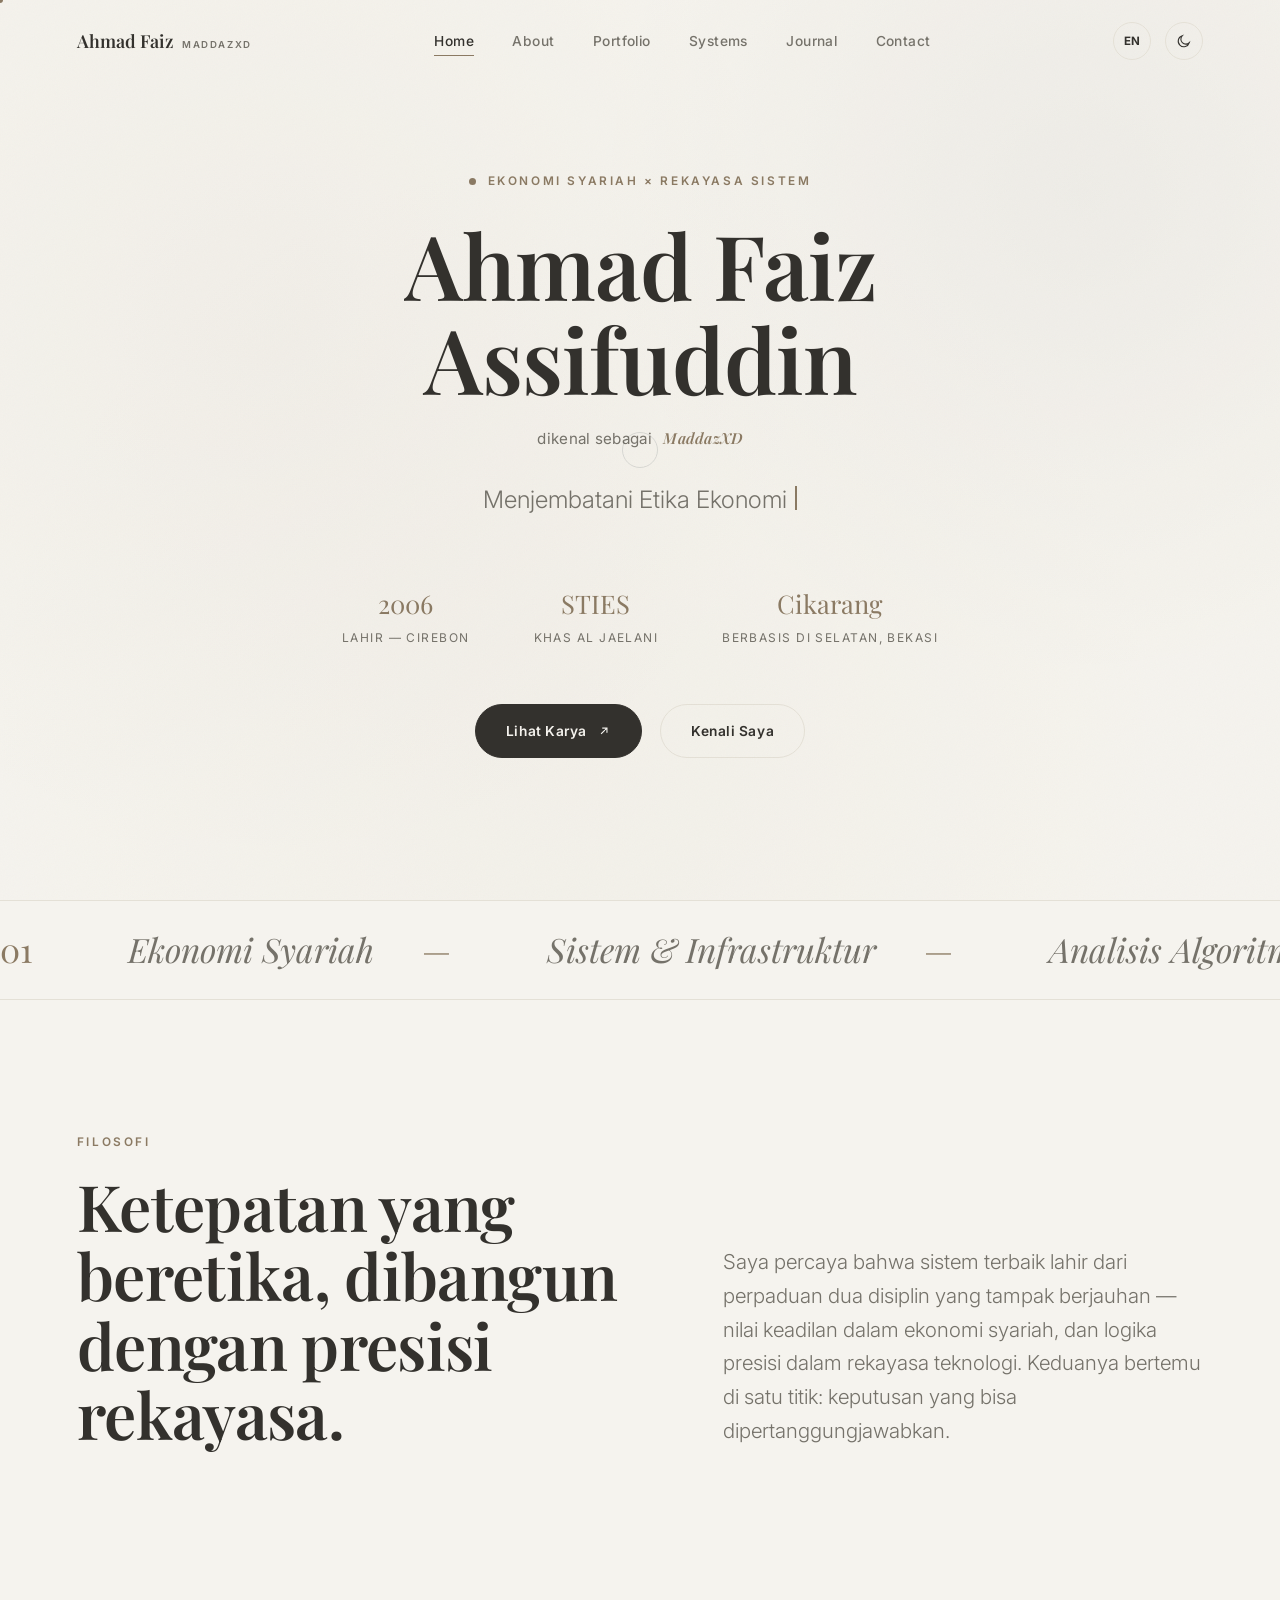
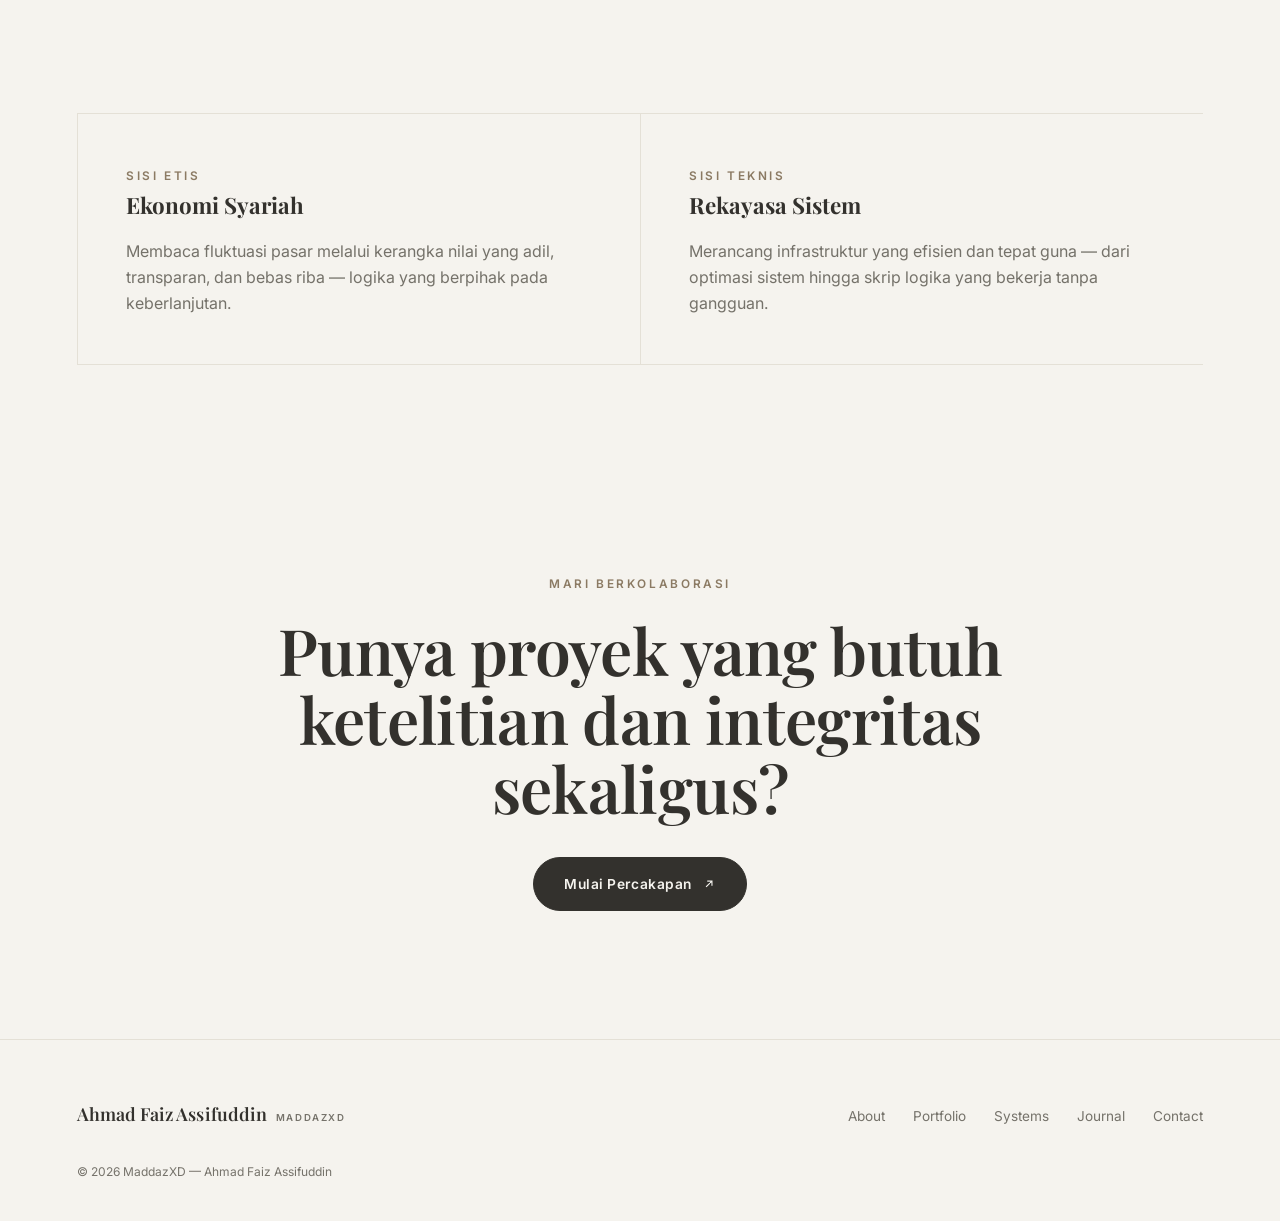
<file: index.html>
<!DOCTYPE html>
<html lang="id">
<head>
<meta charset="UTF-8">
<meta name="viewport" content="width=device-width, initial-scale=1.0">
<title>Ahmad Faiz Assifuddin — The Vision</title>
<meta name="description" content="MaddazXD — Menjembatani etika ekonomi syariah dengan logika teknologi modern.">
<link rel="preconnect" href="https://fonts.googleapis.com">
<link rel="preconnect" href="https://fonts.gstatic.com" crossorigin>
<link rel="preload" as="style" href="https://fonts.googleapis.com/css2?family=Playfair+Display:ital,wght@0,400;0,500;0,600;0,700;0,900;1,500&family=Inter:wght@300;400;500;600;700&display=swap" onload="this.onload=null;this.rel='stylesheet'">
<noscript><link rel="stylesheet" href="https://fonts.googleapis.com/css2?family=Playfair+Display:ital,wght@0,400;0,500;0,600;0,700;0,900;1,500&family=Inter:wght@300;400;500;600;700&display=swap"></noscript>
<link rel="stylesheet" href="style.css">
</head>
<body>

<div class="grain"></div>
<canvas id="bg-canvas"></canvas>

<div class="preloader">
  <div class="preloader-inner">
    <span class="preloader-logo">Ahmad Faiz Assifuddin</span>
    <span class="preloader-tag">MaddazXD</span>
    <div class="preloader-bar"><span></span></div>
    <span class="preloader-pct">0%</span>
  </div>
</div>
<script>
(function(){
  var preloader = document.querySelector('.preloader');
  if (!preloader) return;
  var bar = preloader.querySelector('.preloader-bar span');
  var pct = preloader.querySelector('.preloader-pct');
  document.documentElement.style.overflow = 'hidden';

  var MIN_DURATION = 1600; // ms — guarantees the loader is visible even on instant/cached loads
  function now(){ return (window.performance && performance.now) ? performance.now() : Date.now(); }
  var start = now();
  var loaded = false;
  window.addEventListener('load', function(){ loaded = true; });
  var raf = window.requestAnimationFrame || function(cb){ return setTimeout(cb, 16); };

  function tick(){
    var t = Math.min((now() - start) / MIN_DURATION, 1);
    var eased = 1 - Math.pow(1 - t, 3);
    var progress = eased * (loaded ? 100 : 94);
    if (loaded && t >= 1) progress = 100;
    if (bar) bar.style.width = progress + '%';
    if (pct) pct.textContent = Math.round(progress) + '%';
    if (progress >= 100){
      setTimeout(function(){
        preloader.classList.add('is-hidden');
        document.documentElement.style.overflow = '';
        setTimeout(function(){
          if (preloader.parentNode) preloader.parentNode.removeChild(preloader);
        }, 750);
      }, 200);
      return;
    }
    raf(tick);
  }
  raf(tick);

  // absolute safety net: never let the loader trap the page for more than 6s
  setTimeout(function(){
    if (preloader.parentNode){
      preloader.classList.add('is-hidden');
      document.documentElement.style.overflow = '';
      setTimeout(function(){ if (preloader.parentNode) preloader.parentNode.removeChild(preloader); }, 750);
    }
  }, 6000);
})();
</script>

<!-- ===================== NAV ===================== -->
<nav class="site-nav">
  <a href="index.html" class="nav-brand">Ahmad Faiz<span class="nav-brand-sub">MaddazXD</span></a>
  <div class="nav-links">
    <a href="index.html" class="is-active">Home</a>
    <a href="about.html">About</a>
    <a href="portfolio.html">Portfolio</a>
    <a href="projects.html">Systems</a>
    <a href="gallery.html">Journal</a>
    <a href="contact.html">Contact</a>
  </div>
  <div class="nav-tools">
    <button type="button" class="icon-btn lang-toggle" aria-label="Switch language"><span class="lang-btn">EN</span></button>
    <button type="button" class="icon-btn theme-toggle" aria-label="Toggle theme">
      <svg class="icon-moon" viewBox="0 0 24 24" stroke-width="1.6"><path d="M20 14.5A8.5 8.5 0 1 1 9.5 4a7 7 0 0 0 10.5 10.5Z"/></svg>
      <svg class="icon-sun" viewBox="0 0 24 24" stroke-width="1.6" style="display:none"><circle cx="12" cy="12" r="4"/><path d="M12 2v2M12 20v2M4.9 4.9l1.4 1.4M17.7 17.7l1.4 1.4M2 12h2M20 12h2M4.9 19.1l1.4-1.4M17.7 6.3l1.4-1.4"/></svg>
    </button>
    <button type="button" class="nav-burger icon-btn" aria-label="Open menu">
      <svg viewBox="0 0 24 24" stroke-width="1.6"><path d="M3 6h18M3 12h18M3 18h18"/></svg>
    </button>
  </div>
</nav>

<div class="mobile-nav">
  <a href="index.html">Home</a>
  <a href="about.html">About</a>
  <a href="portfolio.html">Portfolio</a>
  <a href="projects.html">Systems</a>
  <a href="gallery.html">Journal</a>
  <a href="contact.html">Contact</a>
</div>

<!-- ===================== HERO ===================== -->
<header class="hero wrap hero-centered">
  <div class="hero-eyebrow reveal">
    <span class="dot"></span>
    <span class="t-eyebrow"><span data-lang="id" class="is-active">Ekonomi Syariah × Rekayasa Sistem</span><span data-lang="en">Sharia Economics × Systems Engineering</span></span>
  </div>

  <div class="hero-name">
    <h1 class="t-hero mask"><span>Ahmad Faiz<br>Assifuddin</span></h1>
    <p class="hero-alias reveal">
      <span data-lang="id" class="is-active">dikenal sebagai</span><span data-lang="en">known online as</span>
      <strong>MaddazXD</strong>
    </p>
  </div>

  <p class="hero-type"><span class="type-text"></span><span class="cursor-bar"></span></p>

  <div class="hero-meta reveal">
    <div><span class="n">2006</span><span class="l">Lahir — Cirebon</span></div>
    <div><span class="n">STIES</span><span class="l">KHAS Al Jaelani</span></div>
    <div><span class="n">Cikarang</span><span class="l">Berbasis di Selatan, Bekasi</span></div>
  </div>

  <div class="reveal hero-actions">
    <a href="portfolio.html" class="btn btn-primary">
      <span data-lang="id" class="is-active">Lihat Karya</span><span data-lang="en">View The Work</span>
      <svg viewBox="0 0 24 24" stroke="currentColor" stroke-width="2"><path d="M7 17 17 7M9 7h8v8"/></svg>
    </a>
    <a href="about.html" class="btn btn-ghost">
      <span data-lang="id" class="is-active">Kenali Saya</span><span data-lang="en">The Story</span>
    </a>
  </div>
</header>

<!-- ===================== MARQUEE ===================== -->
<section class="marquee">
  <div class="marquee-track">
    <span>
      <em>01</em>Ekonomi Syariah <em>—</em>Sistem &amp; Infrastruktur <em>—</em>Analisis Algoritmik <em>—</em>Etika Digital
      <em>01</em>Ekonomi Syariah <em>—</em>Sistem &amp; Infrastruktur <em>—</em>Analisis Algoritmik <em>—</em>Etika Digital
    </span>
  </div>
</section>

<!-- ===================== INTRO STATEMENT ===================== -->
<section class="section wrap">
  <div class="about-hero">
    <div>
      <span class="t-eyebrow reveal">Filosofi</span>
      <h2 class="t-h1 reveal" style="margin-top:18px;">
        <span data-lang="id" class="is-active">Ketepatan yang beretika, dibangun dengan presisi rekayasa.</span>
        <span data-lang="en">Ethical precision, engineered with rigor.</span>
      </h2>
    </div>
    <div>
      <p class="t-lead reveal">
        <span data-lang="id" class="is-active">Saya percaya bahwa sistem terbaik lahir dari perpaduan dua disiplin yang tampak berjauhan — nilai keadilan dalam ekonomi syariah, dan logika presisi dalam rekayasa teknologi. Keduanya bertemu di satu titik: keputusan yang bisa dipertanggungjawabkan.</span>
        <span data-lang="en">I believe the strongest systems come from disciplines that seem far apart — the fairness of Sharia economics, and the precision of engineering logic. Both meet at one point: decisions that can be justified.</span>
      </p>
    </div>
  </div>
</section>

<!-- ===================== SIGNATURE STRIP ===================== -->
<section class="section-tight wrap">
  <div class="duality-grid reveal">
    <div class="duality-col tilt">
      <div class="tilt-inner">
        <span class="t-eyebrow">Sisi Etis</span>
        <h3 class="mt-0" style="margin-top:14px;">Ekonomi Syariah</h3>
        <p class="t-body"><span data-lang="id" class="is-active">Membaca fluktuasi pasar melalui kerangka nilai yang adil, transparan, dan bebas riba — logika yang berpihak pada keberlanjutan.</span><span data-lang="en">Reading market fluctuation through a framework that is fair, transparent, and interest-free — logic that favors sustainability.</span></p>
      </div>
    </div>
    <div class="duality-col tilt">
      <div class="tilt-inner">
        <span class="t-eyebrow">Sisi Teknis</span>
        <h3 class="mt-0" style="margin-top:14px;">Rekayasa Sistem</h3>
        <p class="t-body"><span data-lang="id" class="is-active">Merancang infrastruktur yang efisien dan tepat guna — dari optimasi sistem hingga skrip logika yang bekerja tanpa gangguan.</span><span data-lang="en">Designing infrastructure that is efficient and purposeful — from system optimization to logic scripts that run without friction.</span></p>
      </div>
    </div>
  </div>
</section>

<!-- ===================== CTA BAND ===================== -->
<section class="section wrap center">
  <span class="t-eyebrow reveal">Mari Berkolaborasi</span>
  <h2 class="t-h1 reveal" style="margin: 20px auto 34px; max-width:760px;">
    <span data-lang="id" class="is-active">Punya proyek yang butuh ketelitian dan integritas sekaligus?</span>
    <span data-lang="en">Have a project that needs both rigor and integrity?</span>
  </h2>
  <a href="contact.html" class="btn btn-primary reveal">
    <span data-lang="id" class="is-active">Mulai Percakapan</span><span data-lang="en">Start a Conversation</span>
    <svg viewBox="0 0 24 24" stroke="currentColor" stroke-width="2"><path d="M7 17 17 7M9 7h8v8"/></svg>
  </a>
</section>

<!-- ===================== FOOTER ===================== -->
<footer class="site-footer">
  <div class="footer-row">
    <span class="nav-brand">Ahmad Faiz Assifuddin<span class="nav-brand-sub">MaddazXD</span></span>
    <div class="footer-links">
      <a href="about.html">About</a>
      <a href="portfolio.html">Portfolio</a>
      <a href="projects.html">Systems</a>
      <a href="gallery.html">Journal</a>
      <a href="contact.html">Contact</a>
    </div>
  </div>
  <div class="footer-fine"><span>© 2026 MaddazXD — Ahmad Faiz Assifuddin</span></div>
</footer>

<script src="script.js"></script>
</body>
</html>
</file>
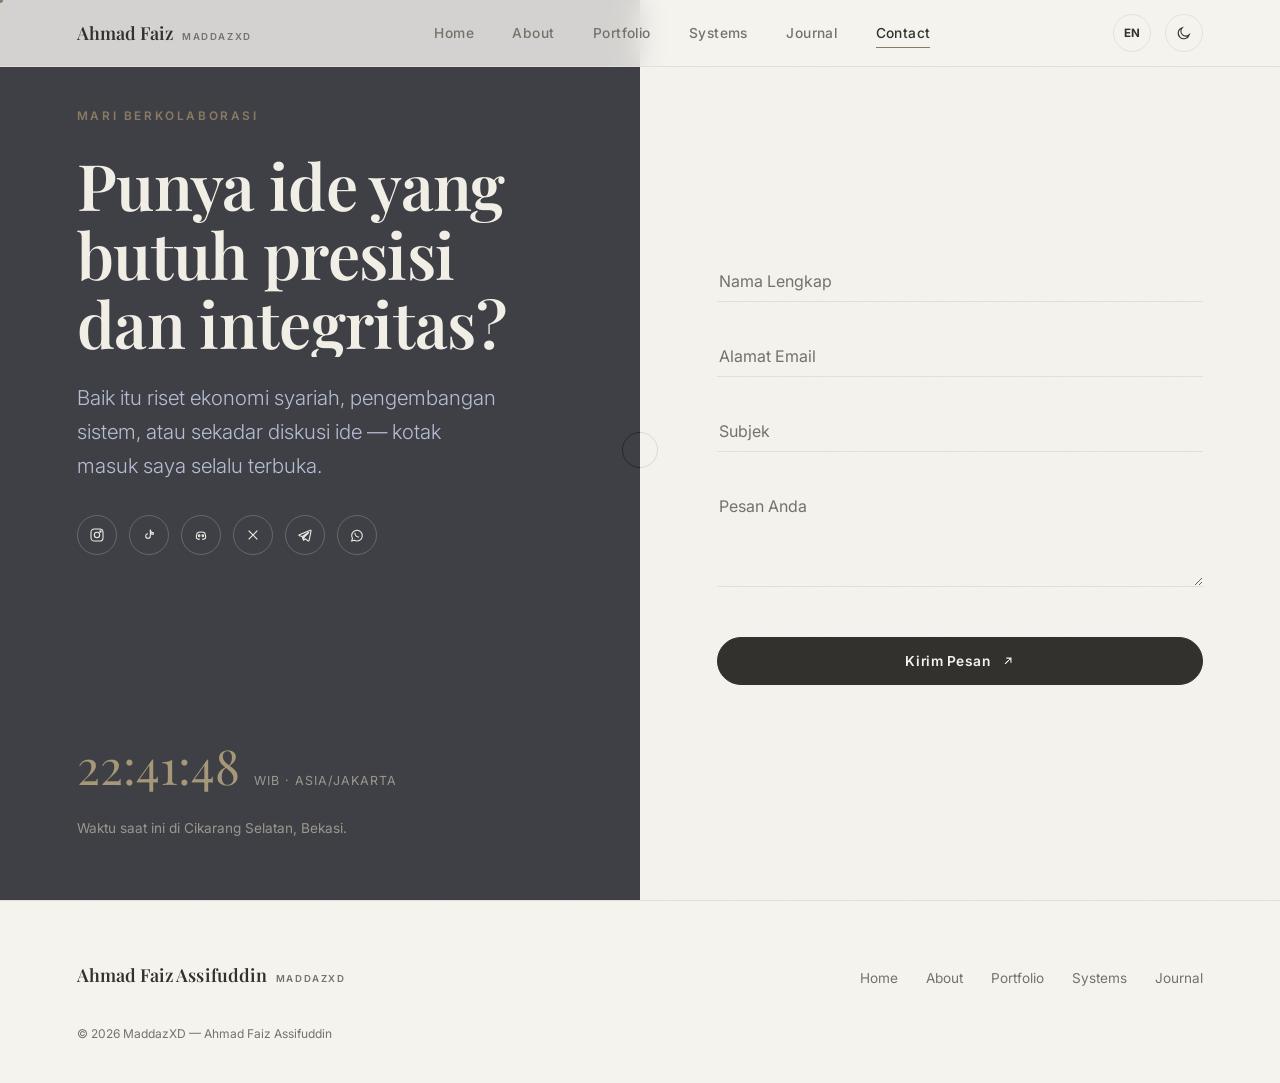
<file: contact.html>
<!DOCTYPE html>
<html lang="id">
<head>
<meta charset="UTF-8">
<meta name="viewport" content="width=device-width, initial-scale=1.0">
<title>Ahmad Faiz Assifuddin — Kontak</title>
<meta name="description" content="Hubungi MaddazXD untuk kolaborasi proyek ekonomi syariah dan teknologi.">
<link rel="preconnect" href="https://fonts.googleapis.com">
<link rel="preconnect" href="https://fonts.gstatic.com" crossorigin>
<link rel="preload" as="style" href="https://fonts.googleapis.com/css2?family=Playfair+Display:ital,wght@0,400;0,500;0,600;0,700;0,900;1,500&family=Inter:wght@300;400;500;600;700&display=swap" onload="this.onload=null;this.rel='stylesheet'">
<noscript><link rel="stylesheet" href="https://fonts.googleapis.com/css2?family=Playfair+Display:ital,wght@0,400;0,500;0,600;0,700;0,900;1,500&family=Inter:wght@300;400;500;600;700&display=swap"></noscript>
<link rel="stylesheet" href="style.css">
</head>
<body>

<div class="grain"></div>

<nav class="site-nav force-glass">
  <a href="index.html" class="nav-brand">Ahmad Faiz<span class="nav-brand-sub">MaddazXD</span></a>
  <div class="nav-links">
    <a href="index.html">Home</a>
    <a href="about.html">About</a>
    <a href="portfolio.html">Portfolio</a>
    <a href="projects.html">Systems</a>
    <a href="gallery.html">Journal</a>
    <a href="contact.html" class="is-active">Contact</a>
  </div>
  <div class="nav-tools">
    <button type="button" class="icon-btn lang-toggle" aria-label="Switch language"><span class="lang-btn">EN</span></button>
    <button type="button" class="icon-btn theme-toggle" aria-label="Toggle theme">
      <svg class="icon-moon" viewBox="0 0 24 24" stroke-width="1.6"><path d="M20 14.5A8.5 8.5 0 1 1 9.5 4a7 7 0 0 0 10.5 10.5Z"/></svg>
      <svg class="icon-sun" viewBox="0 0 24 24" stroke-width="1.6" style="display:none"><circle cx="12" cy="12" r="4"/><path d="M12 2v2M12 20v2M4.9 4.9l1.4 1.4M17.7 17.7l1.4 1.4M2 12h2M20 12h2M4.9 19.1l1.4-1.4M17.7 6.3l1.4-1.4"/></svg>
    </button>
    <button type="button" class="nav-burger icon-btn" aria-label="Open menu">
      <svg viewBox="0 0 24 24" stroke-width="1.6"><path d="M3 6h18M3 12h18M3 18h18"/></svg>
    </button>
  </div>
</nav>

<div class="mobile-nav">
  <a href="index.html">Home</a>
  <a href="about.html">About</a>
  <a href="portfolio.html">Portfolio</a>
  <a href="projects.html">Systems</a>
  <a href="gallery.html">Journal</a>
  <a href="contact.html">Contact</a>
</div>

<main class="contact-split">

  <section class="contact-left">
    <div>
      <span class="t-eyebrow reveal">
        <span data-lang="id" class="is-active">Mari Berkolaborasi</span><span data-lang="en">Let's Collaborate</span>
      </span>
      <h1 class="t-h1 mask" style="margin-top:22px; max-width:480px;">
        <span><span data-lang="id" class="is-active">Punya ide yang butuh presisi dan integritas?</span><span data-lang="en">Have an idea that needs precision and integrity?</span></span>
      </h1>
      <p class="t-lead reveal" style="margin-top:24px; max-width:420px;">
        <span data-lang="id" class="is-active">Baik itu riset ekonomi syariah, pengembangan sistem, atau sekadar diskusi ide — kotak masuk saya selalu terbuka.</span>
        <span data-lang="en">Whether it's Sharia-economics research, system development, or just a conversation about ideas — my inbox is always open.</span>
      </p>

      <div class="social-links reveal">
        <a href="https://instagram.com/maddazxd" target="_blank" rel="noopener" aria-label="Instagram" title="Instagram">
          <svg viewBox="0 0 24 24" stroke-width="1.6"><rect x="3" y="3" width="18" height="18" rx="5"/><circle cx="12" cy="12" r="4"/><circle cx="17.2" cy="6.8" r="1"/></svg>
        </a>
        <a href="https://tiktok.com/@maddazxd" target="_blank" rel="noopener" aria-label="TikTok" title="TikTok">
          <svg viewBox="0 0 24 24" stroke-width="1.6"><path d="M14 4v9.5a3.5 3.5 0 1 1-3.5-3.5"/><path d="M14 4c0 2.5 2 4.5 4.5 4.5V11c-1.7 0-3.2-.6-4.5-1.6"/></svg>
        </a>
        <a href="https://discord.gg/maddazxd" target="_blank" rel="noopener" aria-label="Discord" title="Discord">
          <svg viewBox="0 0 24 24" stroke-width="1.6"><path d="M6.5 8.5C9 7 15 7 17.5 8.5c1.3 3 1.8 6 1.3 8.2-2 1.5-3.7 2-3.7 2l-.8-1.3M6.5 8.5C5.2 11.5 4.7 14.5 5.2 16.7c2 1.5 3.7 2 3.7 2l.8-1.3"/><ellipse cx="9.2" cy="13.2" rx="1.2" ry="1.4"/><ellipse cx="14.8" cy="13.2" rx="1.2" ry="1.4"/></svg>
        </a>
        <a href="https://x.com/maddazxd" target="_blank" rel="noopener" aria-label="X (Twitter)" title="X">
          <svg viewBox="0 0 24 24" stroke-width="1.7"><path d="M5.5 5.5l13 13M18.5 5.5l-13 13"/></svg>
        </a>
        <a href="https://t.me/maddazxd" target="_blank" rel="noopener" aria-label="Telegram" title="Telegram">
          <svg viewBox="0 0 24 24" stroke-width="1.6"><path d="M20 5 3.5 11.7c-1 .4-1 1 .1 1.3l4.2 1.3 1.6 5c.2.6.4.7.9.4l2.4-1.8 4.1 3c.7.4 1.2.2 1.4-.7L21 6.2c.3-1-.2-1.5-1-1.2Z"/><path d="M8.3 14.3 17 8.2c.4-.3.8-.1.5.3l-6.8 6.6-.3 3.3-1.4-3.6"/></svg>
        </a>
        <a href="https://wa.me/6280000000000" target="_blank" rel="noopener" aria-label="WhatsApp" title="WhatsApp">
          <svg viewBox="0 0 24 24" stroke-width="1.6"><path d="M12 21c-1.5 0-2.9-.4-4.1-1.1L4 21l1.2-3.7A8 8 0 1 1 12 21Z"/><path d="M9 9.5c0 3 2.5 5.5 5.5 5.5" stroke-linecap="round"/></svg>
        </a>
      </div>
    </div>

    <div class="reveal">
      <div class="time-widget">
        <span class="clock">--:--:--</span>
        <span class="tz">WIB · Asia/Jakarta</span>
      </div>
      <p class="muted" style="margin-top:14px; color:#9B988E; font-size:.85rem; max-width:360px;">
        <span data-lang="id" class="is-active">Waktu saat ini di Cikarang Selatan, Bekasi.</span>
        <span data-lang="en">Current time in South Cikarang, Bekasi.</span>
      </p>
    </div>
  </section>

  <section class="contact-right">
    <form class="contact-form" action="https://formsubmit.co/your-email@example.com" method="POST">
      <input type="hidden" name="_subject" value="Pesan baru dari MaddazXD.com">
      <input type="hidden" name="_captcha" value="false">

      <div class="field">
        <input type="text" name="name" data-required autocomplete="name">
        <label><span data-lang="id" class="is-active">Nama Lengkap</span><span data-lang="en">Full Name</span></label>
        <span class="bar"></span>
        <span class="err"></span>
      </div>

      <div class="field">
        <input type="email" name="email" data-required autocomplete="email">
        <label><span data-lang="id" class="is-active">Alamat Email</span><span data-lang="en">Email Address</span></label>
        <span class="bar"></span>
        <span class="err"></span>
      </div>

      <div class="field">
        <input type="text" name="subject" data-required>
        <label><span data-lang="id" class="is-active">Subjek</span><span data-lang="en">Subject</span></label>
        <span class="bar"></span>
        <span class="err"></span>
      </div>

      <div class="field">
        <textarea name="message" rows="4" data-required></textarea>
        <label><span data-lang="id" class="is-active">Pesan Anda</span><span data-lang="en">Your Message</span></label>
        <span class="bar"></span>
        <span class="err"></span>
      </div>

      <button type="submit" class="btn btn-primary" style="margin-top:12px; width:100%; justify-content:center;">
        <span data-lang="id" class="is-active">Kirim Pesan</span><span data-lang="en">Send Message</span>
        <svg viewBox="0 0 24 24" stroke="currentColor" stroke-width="2"><path d="M7 17 17 7M9 7h8v8"/></svg>
      </button>
    </form>
  </section>

</main>

<footer class="site-footer">
  <div class="footer-row">
    <span class="nav-brand">Ahmad Faiz Assifuddin<span class="nav-brand-sub">MaddazXD</span></span>
    <div class="footer-links">
      <a href="index.html">Home</a>
      <a href="about.html">About</a>
      <a href="portfolio.html">Portfolio</a>
      <a href="projects.html">Systems</a>
      <a href="gallery.html">Journal</a>
    </div>
  </div>
  <div class="footer-fine"><span>© 2026 MaddazXD — Ahmad Faiz Assifuddin</span></div>
</footer>

<script src="script.js"></script>
</body>
</html>
</file>
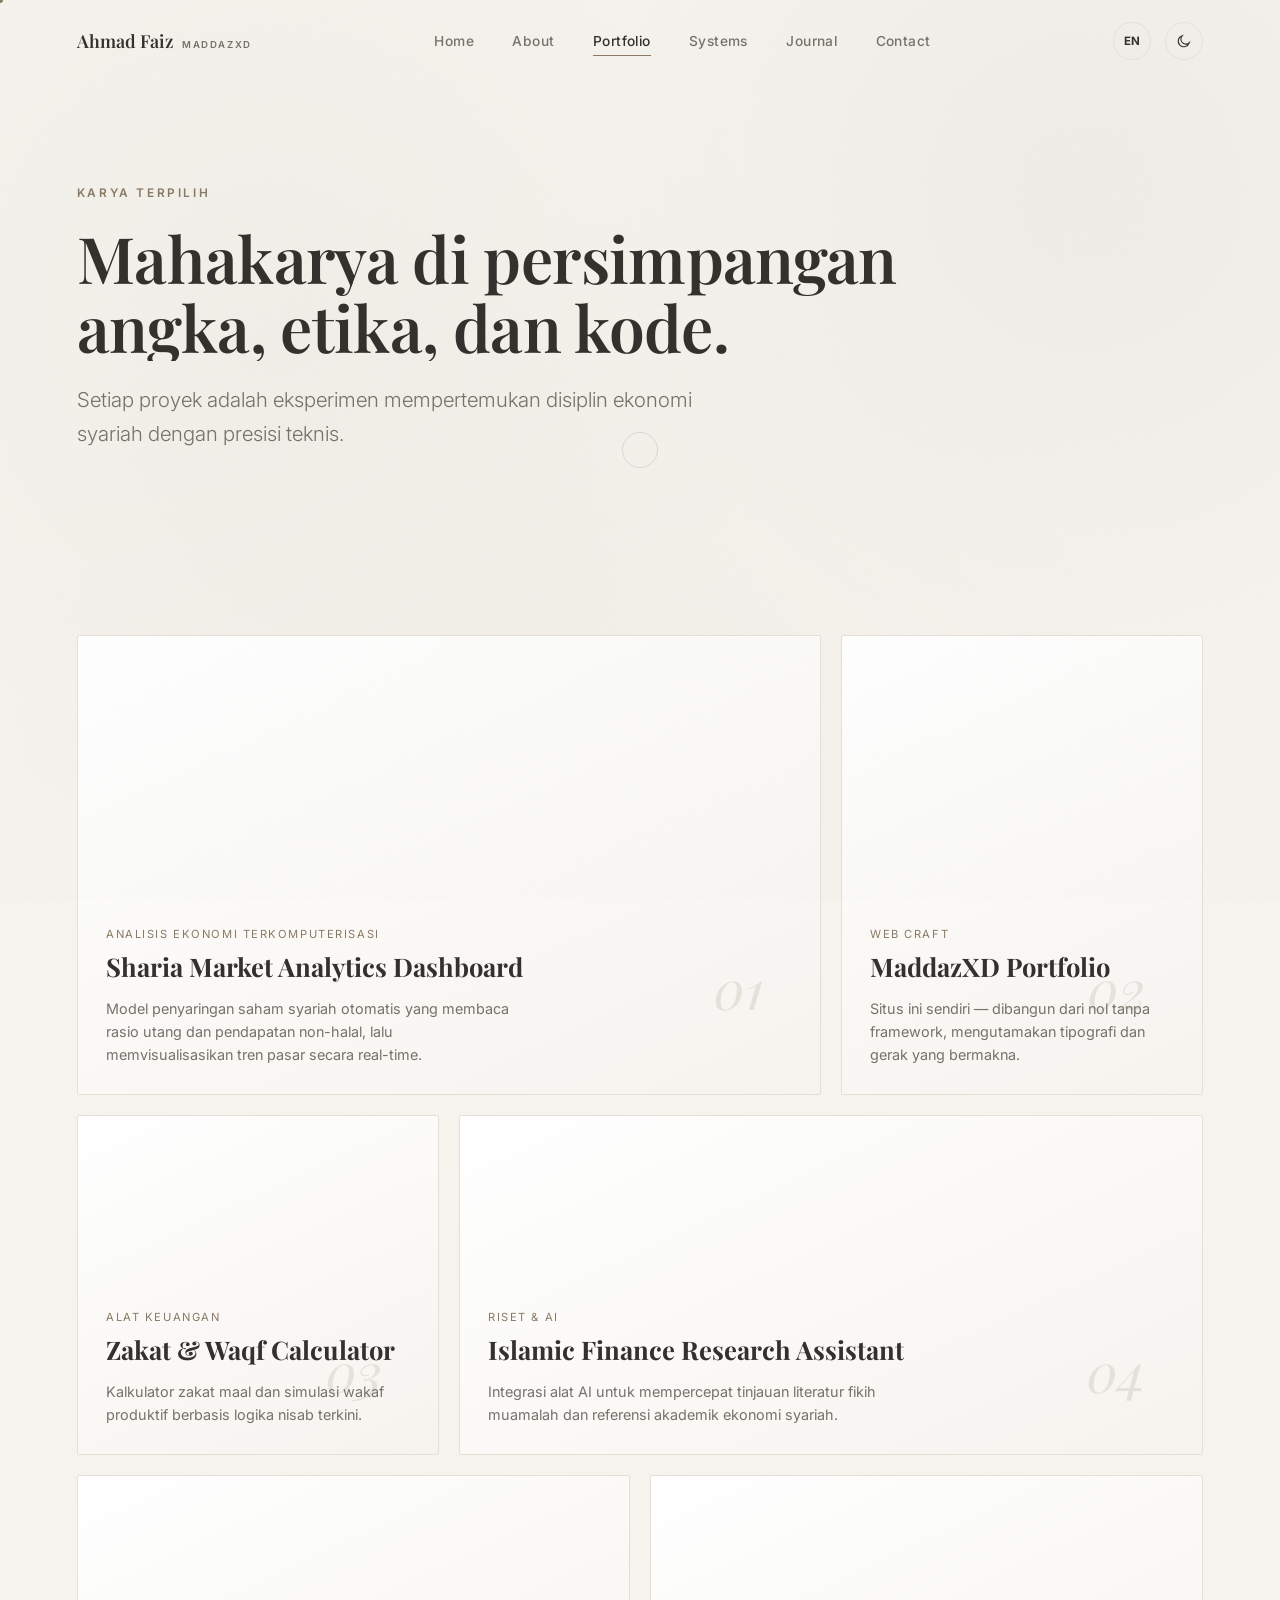
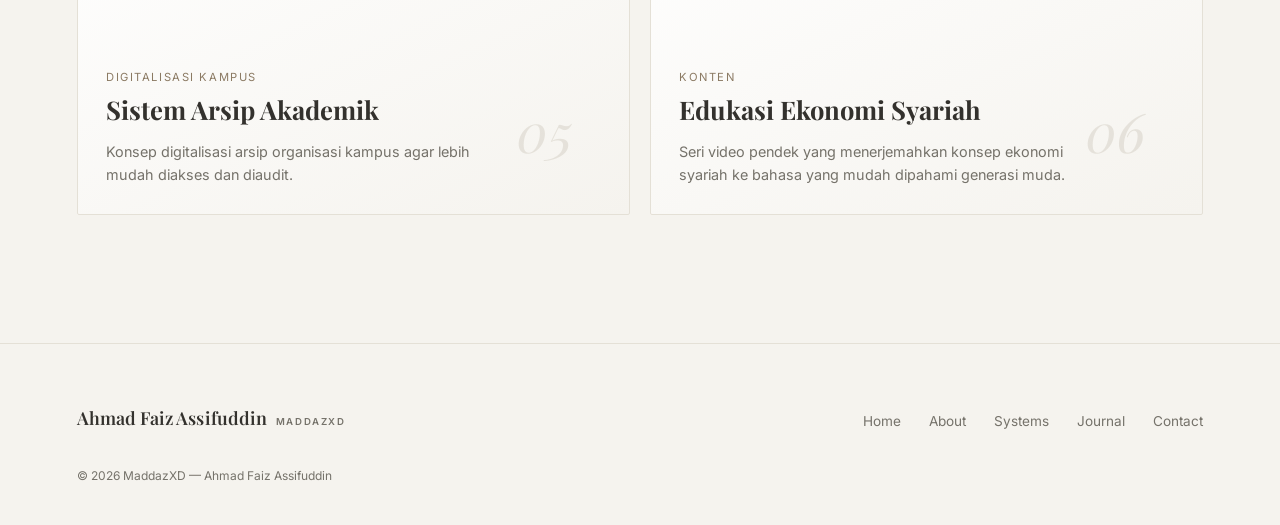
<file: portfolio.html>
<!DOCTYPE html>
<html lang="id">
<head>
<meta charset="UTF-8">
<meta name="viewport" content="width=device-width, initial-scale=1.0">
<title>Ahmad Faiz Assifuddin — Portfolio</title>
<meta name="description" content="Karya-karya utama MaddazXD di persimpangan ekonomi syariah dan teknologi.">
<link rel="preconnect" href="https://fonts.googleapis.com">
<link rel="preconnect" href="https://fonts.gstatic.com" crossorigin>
<link rel="preload" as="style" href="https://fonts.googleapis.com/css2?family=Playfair+Display:ital,wght@0,400;0,500;0,600;0,700;0,900;1,500&family=Inter:wght@300;400;500;600;700&display=swap" onload="this.onload=null;this.rel='stylesheet'">
<noscript><link rel="stylesheet" href="https://fonts.googleapis.com/css2?family=Playfair+Display:ital,wght@0,400;0,500;0,600;0,700;0,900;1,500&family=Inter:wght@300;400;500;600;700&display=swap"></noscript>
<link rel="stylesheet" href="style.css">
</head>
<body>

<div class="grain"></div>
<canvas id="bg-canvas"></canvas>

<nav class="site-nav">
  <a href="index.html" class="nav-brand">Ahmad Faiz<span class="nav-brand-sub">MaddazXD</span></a>
  <div class="nav-links">
    <a href="index.html">Home</a>
    <a href="about.html">About</a>
    <a href="portfolio.html" class="is-active">Portfolio</a>
    <a href="projects.html">Systems</a>
    <a href="gallery.html">Journal</a>
    <a href="contact.html">Contact</a>
  </div>
  <div class="nav-tools">
    <button type="button" class="icon-btn lang-toggle" aria-label="Switch language"><span class="lang-btn">EN</span></button>
    <button type="button" class="icon-btn theme-toggle" aria-label="Toggle theme">
      <svg class="icon-moon" viewBox="0 0 24 24" stroke-width="1.6"><path d="M20 14.5A8.5 8.5 0 1 1 9.5 4a7 7 0 0 0 10.5 10.5Z"/></svg>
      <svg class="icon-sun" viewBox="0 0 24 24" stroke-width="1.6" style="display:none"><circle cx="12" cy="12" r="4"/><path d="M12 2v2M12 20v2M4.9 4.9l1.4 1.4M17.7 17.7l1.4 1.4M2 12h2M20 12h2M4.9 19.1l1.4-1.4M17.7 6.3l1.4-1.4"/></svg>
    </button>
    <button type="button" class="nav-burger icon-btn" aria-label="Open menu">
      <svg viewBox="0 0 24 24" stroke-width="1.6"><path d="M3 6h18M3 12h18M3 18h18"/></svg>
    </button>
  </div>
</nav>

<div class="mobile-nav">
  <a href="index.html">Home</a>
  <a href="about.html">About</a>
  <a href="portfolio.html">Portfolio</a>
  <a href="projects.html">Systems</a>
  <a href="gallery.html">Journal</a>
  <a href="contact.html">Contact</a>
</div>

<header class="section wrap" style="padding-top: clamp(120px,14vw,180px); padding-bottom:0;">
  <span class="t-eyebrow reveal">
    <span data-lang="id" class="is-active">Karya Terpilih</span><span data-lang="en">Selected Work</span>
  </span>
  <h1 class="t-h1 mask" style="margin-top:18px; max-width:820px;">
    <span data-lang="id" class="is-active"><span>Mahakarya di persimpangan angka, etika, dan kode.</span></span>
  </h1>
  <p class="t-lead reveal" style="margin-top:22px; max-width:620px;">
    <span data-lang="id" class="is-active">Setiap proyek adalah eksperimen mempertemukan disiplin ekonomi syariah dengan presisi teknis.</span>
    <span data-lang="en">Every project is an experiment bringing Sharia-economics discipline together with technical precision.</span>
  </p>
</header>

<section class="section wrap">
  <div class="bento">

    <article class="bento-item wide tall tilt reveal" data-project="analytics">
      <div class="tilt-inner">
        <span class="b-glyph">01</span>
        <span class="b-tag">
          <span data-lang="id" class="is-active">Analisis Ekonomi Terkomputerisasi</span><span data-lang="en">Computational Economic Analysis</span>
        </span>
        <h3>
          <span data-lang="id" class="is-active">Sharia Market Analytics Dashboard</span>
          <span data-lang="en">Sharia Market Analytics Dashboard</span>
        </h3>
        <p>
          <span data-lang="id" class="is-active">Model penyaringan saham syariah otomatis yang membaca rasio utang dan pendapatan non-halal, lalu memvisualisasikan tren pasar secara real-time.</span>
          <span data-lang="en">An automated Sharia-stock screening model that reads debt ratios and non-halal income, then visualizes market trends in real time.</span>
        </p>
      </div>
      <div class="b-detail" hidden>
        <span class="b-tag"><span data-lang="id" class="is-active">Analisis Ekonomi Terkomputerisasi</span><span data-lang="en">Computational Economic Analysis</span></span>
        <h3><span data-lang="id" class="is-active">Sharia Market Analytics Dashboard</span><span data-lang="en">Sharia Market Analytics Dashboard</span></h3>
        <p><span data-lang="id" class="is-active">Dashboard ini lahir dari pertanyaan sederhana: bagaimana investor bisa memantau kepatuhan syariah suatu saham tanpa harus menghitung manual setiap laporan keuangan? Sistem membaca rasio utang berbasis bunga terhadap total aset, porsi pendapatan non-halal terhadap total pendapatan, serta rasio kas dan piutang — tiga pilar utama penyaringan syariah yang umum dipakai di pasar modal Indonesia.</span><span data-lang="en">This dashboard began with a simple question: how can an investor track a stock's Sharia compliance without manually crunching every financial report? The system reads interest-bearing debt against total assets, non-halal income against total revenue, and cash-and-receivable ratios — the three pillars of Sharia screening commonly used in Indonesia's capital market.</span></p>
        <p><span data-lang="id" class="is-active">Data diproses menjadi grafik tren yang diperbarui berkala, sehingga pengguna dapat melihat kapan sebuah saham keluar-masuk dari daftar syariah, lengkap dengan catatan alasannya. Antarmuka dirancang minimalis agar angka tetap menjadi fokus utama, bukan dekorasi visual.</span><span data-lang="en">Data is processed into periodically updated trend charts, so users can see exactly when a stock enters or exits the Sharia list, along with the reasoning behind it. The interface stays minimal so the numbers remain the focus, not visual decoration.</span></p>
        <div class="proj-tags"><span>Data Visualization</span><span>Sharia Screening</span><span>Automation</span></div>
      </div>
    </article>

    <article class="bento-item narrow tilt reveal" data-project="webcraft">
      <div class="tilt-inner">
        <span class="b-glyph">02</span>
        <span class="b-tag">Web Craft</span>
        <h3>MaddazXD Portfolio</h3>
        <p>
          <span data-lang="id" class="is-active">Situs ini sendiri — dibangun dari nol tanpa framework, mengutamakan tipografi dan gerak yang bermakna.</span>
          <span data-lang="en">This very site — built from scratch with no framework, prioritizing typography and meaningful motion.</span>
        </p>
      </div>
      <div class="b-detail" hidden>
        <span class="b-tag">Web Craft</span>
        <h3>MaddazXD Portfolio</h3>
        <p><span data-lang="id" class="is-active">Dibangun murni dengan HTML5, CSS3, dan Vanilla JavaScript — tanpa Tailwind, tanpa Bootstrap. Pilihan ini disengaja: setiap piksel, setiap transisi, dan setiap jeda animasi diatur dengan tangan agar terasa personal, bukan hasil templat generatif.</span><span data-lang="en">Built purely with HTML5, CSS3, and vanilla JavaScript — no Tailwind, no Bootstrap. That choice is deliberate: every pixel, transition, and animation delay is hand-tuned so it feels personal rather than templated.</span></p>
        <p><span data-lang="id" class="is-active">Fitur meliputi kursor magnetik, transisi antar-halaman, mode gelap/terang, dua bahasa, dan latar kanvas gradien cair yang bergerak lembut — semuanya ditulis untuk tetap ringan dan cepat dimuat.</span><span data-lang="en">Features include a magnetic cursor, page transitions, dark/light mode, bilingual toggle, and a slow-moving fluid gradient canvas background — all written to stay light and fast-loading.</span></p>
        <div class="proj-tags"><span>Vanilla JS</span><span>CSS Animation</span><span>No Framework</span></div>
      </div>
    </article>

    <article class="bento-item narrow tilt reveal" data-project="zakat">
      <div class="tilt-inner">
        <span class="b-glyph">03</span>
        <span class="b-tag">
          <span data-lang="id" class="is-active">Alat Keuangan</span><span data-lang="en">Finance Tooling</span>
        </span>
        <h3>Zakat &amp; Waqf Calculator</h3>
        <p>
          <span data-lang="id" class="is-active">Kalkulator zakat maal dan simulasi wakaf produktif berbasis logika nisab terkini.</span>
          <span data-lang="en">A zakat-maal calculator and productive-waqf simulator built on current nisab logic.</span>
        </p>
      </div>
      <div class="b-detail" hidden>
        <span class="b-tag"><span data-lang="id" class="is-active">Alat Keuangan</span><span data-lang="en">Finance Tooling</span></span>
        <h3>Zakat &amp; Waqf Calculator</h3>
        <p><span data-lang="id" class="is-active">Alat ini menghitung kewajiban zakat maal berdasarkan nisab emas terkini (85 gram) yang diperbarui mengikuti harga pasar, lalu memberi simulasi berapa persen aset yang wajib dikeluarkan. Untuk wakaf, tersedia simulasi proyeksi hasil wakaf produktif — misalnya wakaf tunai yang diinvestasikan pada instrumen syariah — sehingga wakif bisa memperkirakan dampak jangka panjang kontribusinya.</span><span data-lang="en">This tool calculates zakat-maal obligations based on the current gold nisab (85 grams), updated against market price, then simulates the exact percentage of assets due. For waqf, it includes a productive-waqf projection — for instance cash waqf invested in Sharia instruments — so a donor can estimate the long-term impact of their contribution.</span></p>
        <p><span data-lang="id" class="is-active">Tujuannya bukan menggantikan konsultasi dengan lembaga amil zakat resmi, melainkan memberi gambaran awal yang mudah dipahami sebelum mengambil keputusan.</span><span data-lang="en">The goal isn't to replace consultation with an official zakat institution, but to give an easy-to-understand first estimate before making a decision.</span></p>
        <div class="proj-tags"><span>Zakat Logic</span><span>Waqf Simulation</span><span>Financial Literacy</span></div>
      </div>
    </article>

    <article class="bento-item wide tilt reveal" data-project="ai-research">
      <div class="tilt-inner">
        <span class="b-glyph">04</span>
        <span class="b-tag">
          <span data-lang="id" class="is-active">Riset &amp; AI</span><span data-lang="en">Research & AI</span>
        </span>
        <h3>
          <span data-lang="id" class="is-active">Islamic Finance Research Assistant</span>
          <span data-lang="en">Islamic Finance Research Assistant</span>
        </h3>
        <p>
          <span data-lang="id" class="is-active">Integrasi alat AI untuk mempercepat tinjauan literatur fikih muamalah dan referensi akademik ekonomi syariah.</span>
          <span data-lang="en">AI-tool integration to accelerate fiqh muamalah literature review and Sharia-economics academic referencing.</span>
        </p>
      </div>
      <div class="b-detail" hidden>
        <span class="b-tag"><span data-lang="id" class="is-active">Riset &amp; AI</span><span data-lang="en">Research & AI</span></span>
        <h3><span data-lang="id" class="is-active">Islamic Finance Research Assistant</span><span data-lang="en">Islamic Finance Research Assistant</span></h3>
        <p><span data-lang="id" class="is-active">Sebagai mahasiswa yang harus membaca banyak kitab klasik dan jurnal akademik sekaligus, saya menyusun alur kerja berbasis AI untuk mempercepat proses riset: meringkas argumen utama sebuah tulisan, memetakan pendapat ulama fikih muamalah dalam satu isu, dan memvalidasi kutipan agar sesuai konteks aslinya.</span><span data-lang="en">As a student who has to read many classical texts and academic journals at once, I built an AI-assisted workflow to speed up research: summarizing a paper's core argument, mapping fiqh-muamalah scholarly opinions on a single issue, and validating citations to stay true to their original context.</span></p>
        <p><span data-lang="id" class="is-active">AI di sini berperan sebagai asisten, bukan pengganti kajian mendalam — hasil akhirnya tetap ditinjau ulang secara manual sebelum dipakai dalam tugas atau tulisan.</span><span data-lang="en">AI here acts as an assistant, not a replacement for deep study — every output is still manually reviewed before being used in coursework or writing.</span></p>
        <div class="proj-tags"><span>Academic Research</span><span>AI Workflow</span><span>Fiqh Muamalah</span></div>
      </div>
    </article>

    <article class="bento-item tilt reveal" data-project="campus">
      <div class="tilt-inner">
        <span class="b-glyph">05</span>
        <span class="b-tag">
          <span data-lang="id" class="is-active">Digitalisasi Kampus</span><span data-lang="en">Campus Systems</span>
        </span>
        <h3>
          <span data-lang="id" class="is-active">Sistem Arsip Akademik</span><span data-lang="en">Academic Archive System</span>
        </h3>
        <p>
          <span data-lang="id" class="is-active">Konsep digitalisasi arsip organisasi kampus agar lebih mudah diakses dan diaudit.</span>
          <span data-lang="en">A concept for digitizing campus organization archives to be more accessible and auditable.</span>
        </p>
      </div>
      <div class="b-detail" hidden>
        <span class="b-tag"><span data-lang="id" class="is-active">Digitalisasi Kampus</span><span data-lang="en">Campus Systems</span></span>
        <h3><span data-lang="id" class="is-active">Sistem Arsip Akademik</span><span data-lang="en">Academic Archive System</span></h3>
        <p><span data-lang="id" class="is-active">Berawal dari arsip organisasi kampus yang masih tersebar di banyak folder dan grup chat, konsep ini merapikan semuanya ke dalam satu struktur folder digital yang konsisten — bernama jelas, berjenjang, dan mudah ditelusuri kembali oleh pengurus berikutnya tanpa harus bertanya ke pengurus sebelumnya.</span><span data-lang="en">This started from campus organization archives scattered across many folders and chat groups. The concept organizes everything into one consistent digital folder structure — clearly named, tiered, and easy for the next batch of organizers to trace without needing to ask the previous ones.</span></p>
        <div class="proj-tags"><span>Information Architecture</span><span>Documentation</span></div>
      </div>
    </article>

    <article class="bento-item tilt reveal" data-project="content">
      <div class="tilt-inner">
        <span class="b-glyph">06</span>
        <span class="b-tag">
          <span data-lang="id" class="is-active">Konten</span><span data-lang="en">Content</span>
        </span>
        <h3>
          <span data-lang="id" class="is-active">Edukasi Ekonomi Syariah</span><span data-lang="en">Sharia Economics Education</span>
        </h3>
        <p>
          <span data-lang="id" class="is-active">Seri video pendek yang menerjemahkan konsep ekonomi syariah ke bahasa yang mudah dipahami generasi muda.</span>
          <span data-lang="en">A short-video series translating Sharia-economics concepts into language young audiences understand.</span>
        </p>
      </div>
      <div class="b-detail" hidden>
        <span class="b-tag"><span data-lang="id" class="is-active">Konten</span><span data-lang="en">Content</span></span>
        <h3><span data-lang="id" class="is-active">Edukasi Ekonomi Syariah</span><span data-lang="en">Sharia Economics Education</span></h3>
        <p><span data-lang="id" class="is-active">Serangkaian video singkat yang menjelaskan istilah-istilah ekonomi syariah — seperti mudharabah, murabahah, dan gharar — dengan analogi sehari-hari yang mudah dicerna, ditujukan untuk teman sebaya dan adik tingkat yang baru mengenal bidang ini.</span><span data-lang="en">A series of short videos explaining Sharia-economics terms — like mudharabah, murabahah, and gharar — through everyday analogies that are easy to grasp, aimed at peers and juniors new to the field.</span></p>
        <p><span data-lang="id" class="is-active">Saya menangani seluruh proses: riset istilah, penulisan naskah, pengambilan gambar sederhana, hingga penyuntingan akhir.</span><span data-lang="en">I handle the entire process: term research, scriptwriting, simple filming, and final editing.</span></p>
        <div class="proj-tags"><span>Scriptwriting</span><span>Video Editing</span><span>Education</span></div>
      </div>
    </article>

  </div>
</section>

<div class="project-modal">
  <div class="project-modal-card">
    <button type="button" class="project-modal-close" aria-label="Close">✕</button>
    <div class="project-modal-body"></div>
  </div>
</div>

<footer class="site-footer">
  <div class="footer-row">
    <span class="nav-brand">Ahmad Faiz Assifuddin<span class="nav-brand-sub">MaddazXD</span></span>
    <div class="footer-links">
      <a href="index.html">Home</a>
      <a href="about.html">About</a>
      <a href="projects.html">Systems</a>
      <a href="gallery.html">Journal</a>
      <a href="contact.html">Contact</a>
    </div>
  </div>
  <div class="footer-fine"><span>© 2026 MaddazXD — Ahmad Faiz Assifuddin</span></div>
</footer>

<script src="script.js"></script>
</body>
</html>
</file>
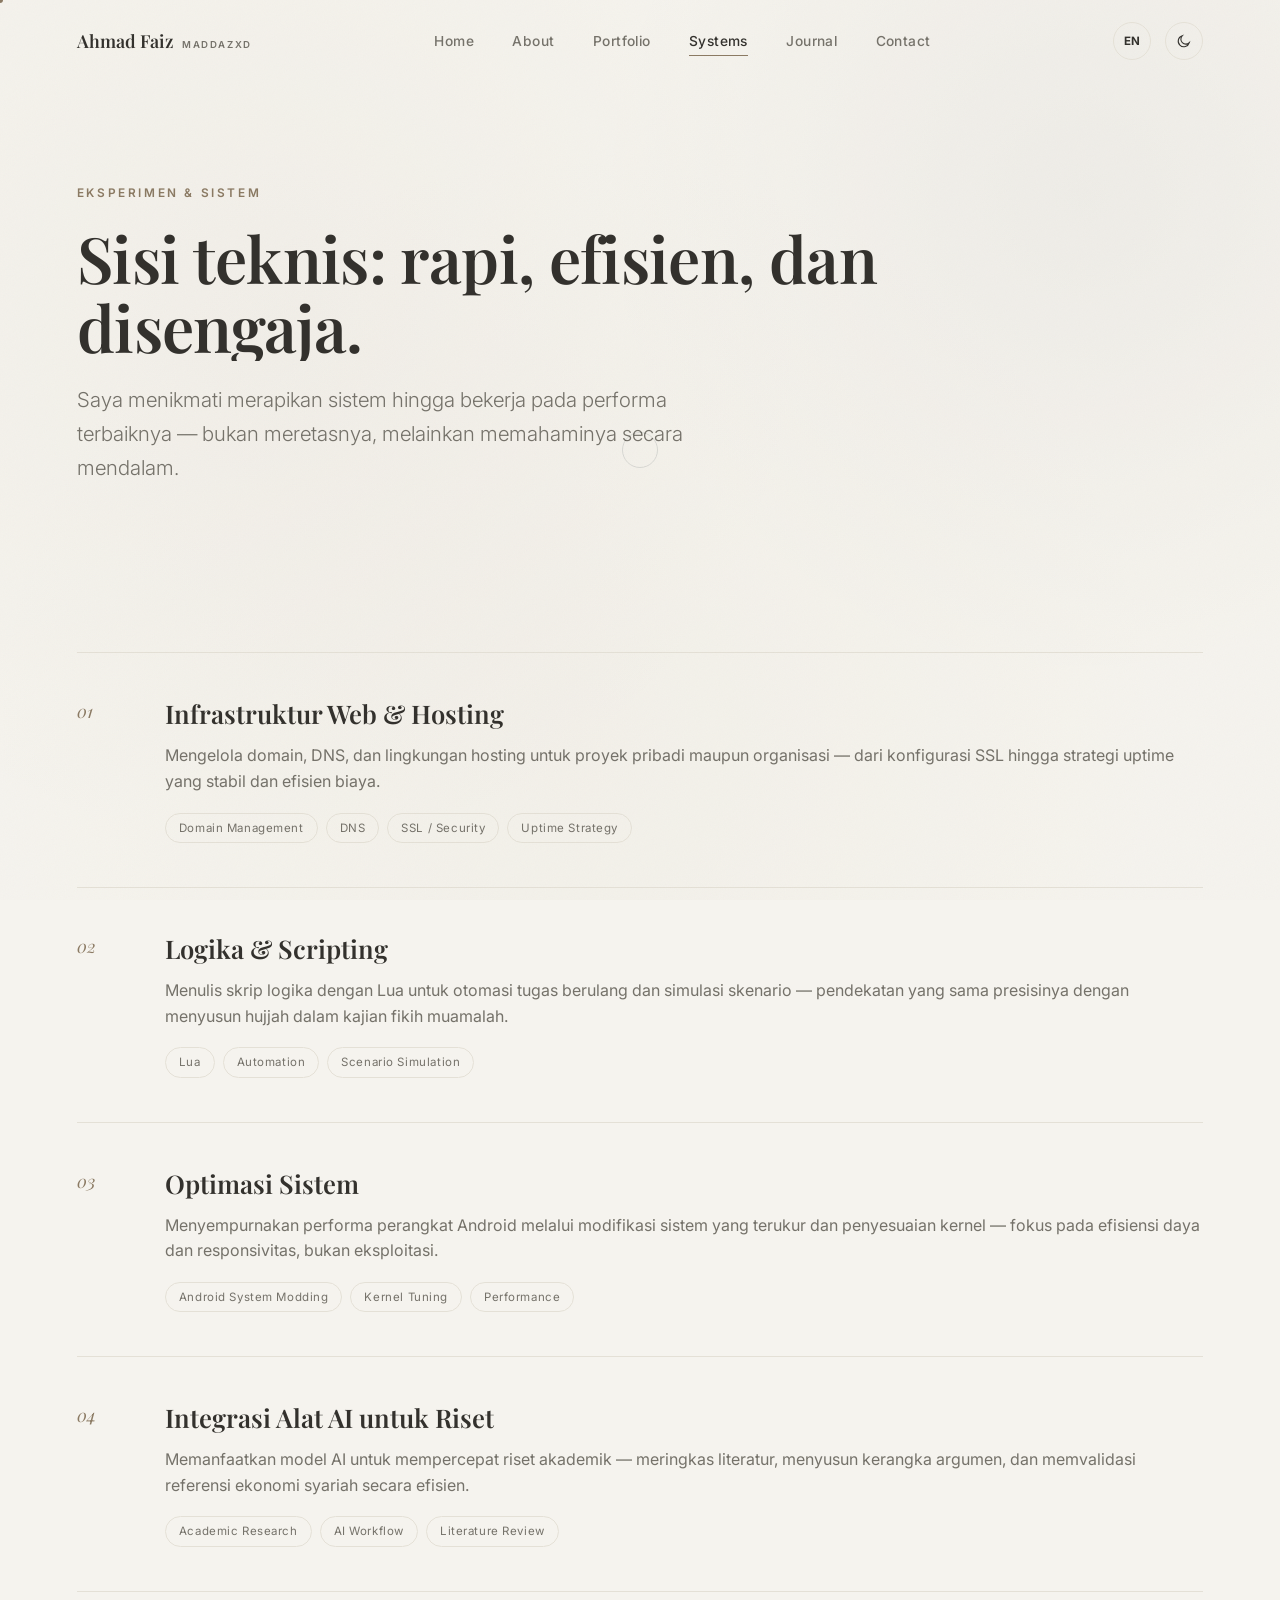
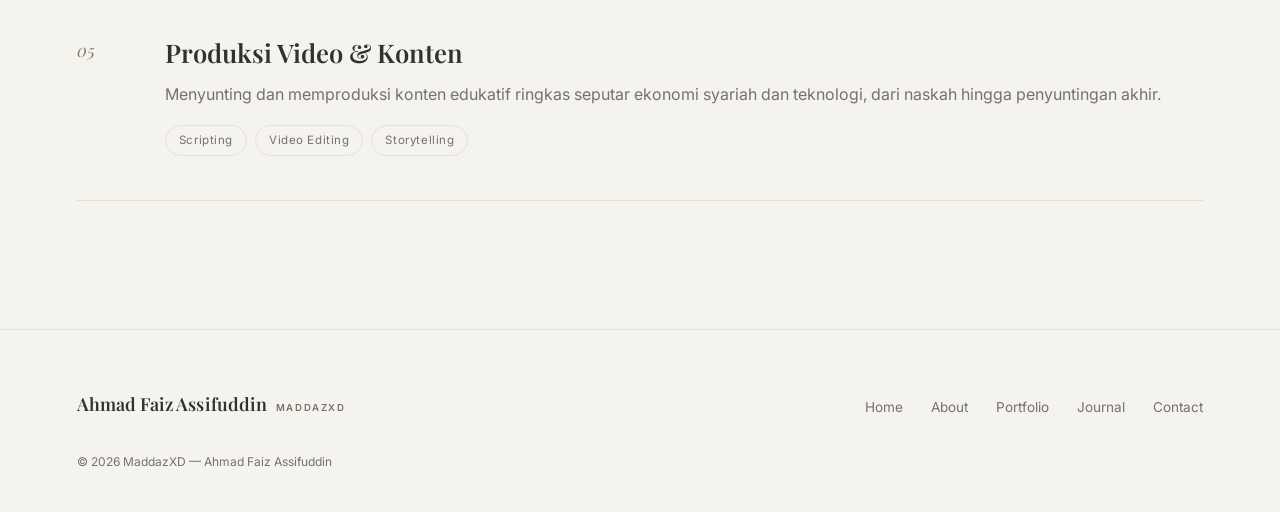
<file: projects.html>
<!DOCTYPE html>
<html lang="id">
<head>
<meta charset="UTF-8">
<meta name="viewport" content="width=device-width, initial-scale=1.0">
<title>Ahmad Faiz Assifuddin — Systems &amp; Experiments</title>
<meta name="description" content="Eksperimen teknis MaddazXD: infrastruktur web, scripting, optimasi sistem, AI, dan konten.">
<link rel="preconnect" href="https://fonts.googleapis.com">
<link rel="preconnect" href="https://fonts.gstatic.com" crossorigin>
<link rel="preload" as="style" href="https://fonts.googleapis.com/css2?family=Playfair+Display:ital,wght@0,400;0,500;0,600;0,700;0,900;1,500&family=Inter:wght@300;400;500;600;700&display=swap" onload="this.onload=null;this.rel='stylesheet'">
<noscript><link rel="stylesheet" href="https://fonts.googleapis.com/css2?family=Playfair+Display:ital,wght@0,400;0,500;0,600;0,700;0,900;1,500&family=Inter:wght@300;400;500;600;700&display=swap"></noscript>
<link rel="stylesheet" href="style.css">
</head>
<body>

<div class="grain"></div>
<canvas id="bg-canvas"></canvas>

<nav class="site-nav">
  <a href="index.html" class="nav-brand">Ahmad Faiz<span class="nav-brand-sub">MaddazXD</span></a>
  <div class="nav-links">
    <a href="index.html">Home</a>
    <a href="about.html">About</a>
    <a href="portfolio.html">Portfolio</a>
    <a href="projects.html" class="is-active">Systems</a>
    <a href="gallery.html">Journal</a>
    <a href="contact.html">Contact</a>
  </div>
  <div class="nav-tools">
    <button type="button" class="icon-btn lang-toggle" aria-label="Switch language"><span class="lang-btn">EN</span></button>
    <button type="button" class="icon-btn theme-toggle" aria-label="Toggle theme">
      <svg class="icon-moon" viewBox="0 0 24 24" stroke-width="1.6"><path d="M20 14.5A8.5 8.5 0 1 1 9.5 4a7 7 0 0 0 10.5 10.5Z"/></svg>
      <svg class="icon-sun" viewBox="0 0 24 24" stroke-width="1.6" style="display:none"><circle cx="12" cy="12" r="4"/><path d="M12 2v2M12 20v2M4.9 4.9l1.4 1.4M17.7 17.7l1.4 1.4M2 12h2M20 12h2M4.9 19.1l1.4-1.4M17.7 6.3l1.4-1.4"/></svg>
    </button>
    <button type="button" class="nav-burger icon-btn" aria-label="Open menu">
      <svg viewBox="0 0 24 24" stroke-width="1.6"><path d="M3 6h18M3 12h18M3 18h18"/></svg>
    </button>
  </div>
</nav>

<div class="mobile-nav">
  <a href="index.html">Home</a>
  <a href="about.html">About</a>
  <a href="portfolio.html">Portfolio</a>
  <a href="projects.html">Systems</a>
  <a href="gallery.html">Journal</a>
  <a href="contact.html">Contact</a>
</div>

<header class="section wrap" style="padding-top: clamp(120px,14vw,180px); padding-bottom:0;">
  <span class="t-eyebrow reveal">
    <span data-lang="id" class="is-active">Eksperimen &amp; Sistem</span><span data-lang="en">Experiments & Systems</span>
  </span>
  <h1 class="t-h1 mask" style="margin-top:18px; max-width:820px;">
    <span><span data-lang="id" class="is-active">Sisi teknis: rapi, efisien, dan disengaja.</span><span data-lang="en">The technical side: tidy, efficient, deliberate.</span></span>
  </h1>
  <p class="t-lead reveal" style="margin-top:22px; max-width:640px;">
    <span data-lang="id" class="is-active">Saya menikmati merapikan sistem hingga bekerja pada performa terbaiknya — bukan meretasnya, melainkan memahaminya secara mendalam.</span>
    <span data-lang="en">I enjoy tuning systems until they run at their best — not by breaking in, but by understanding deeply.</span>
  </p>
</header>

<section class="section wrap">
  <div class="proj-list">

    <div class="proj-row reveal">
      <div class="proj-num">01</div>
      <div>
        <div class="proj-head"><h3 class="t-h3">
          <span data-lang="id" class="is-active">Infrastruktur Web &amp; Hosting</span><span data-lang="en">Web Infrastructure & Hosting</span>
        </h3></div>
        <p class="t-body">
          <span data-lang="id" class="is-active">Mengelola domain, DNS, dan lingkungan hosting untuk proyek pribadi maupun organisasi — dari konfigurasi SSL hingga strategi uptime yang stabil dan efisien biaya.</span>
          <span data-lang="en">Managing domains, DNS, and hosting environments for personal and organizational projects — from SSL configuration to a stable, cost-efficient uptime strategy.</span>
        </p>
        <div class="proj-tags">
          <span>Domain Management</span><span>DNS</span><span>SSL / Security</span><span>Uptime Strategy</span>
        </div>
      </div>
    </div>

    <div class="proj-row reveal">
      <div class="proj-num">02</div>
      <div>
        <div class="proj-head"><h3 class="t-h3">
          <span data-lang="id" class="is-active">Logika &amp; Scripting</span><span data-lang="en">Logic & Scripting</span>
        </h3></div>
        <p class="t-body">
          <span data-lang="id" class="is-active">Menulis skrip logika dengan Lua untuk otomasi tugas berulang dan simulasi skenario — pendekatan yang sama presisinya dengan menyusun hujjah dalam kajian fikih muamalah.</span>
          <span data-lang="en">Writing logic scripts in Lua to automate repetitive tasks and simulate scenarios — an approach as precise as building an argument in fiqh muamalah study.</span>
        </p>
        <div class="proj-tags">
          <span>Lua</span><span>Automation</span><span>Scenario Simulation</span>
        </div>
      </div>
    </div>

    <div class="proj-row reveal">
      <div class="proj-num">03</div>
      <div>
        <div class="proj-head"><h3 class="t-h3">
          <span data-lang="id" class="is-active">Optimasi Sistem</span><span data-lang="en">System Optimization</span>
        </h3></div>
        <p class="t-body">
          <span data-lang="id" class="is-active">Menyempurnakan performa perangkat Android melalui modifikasi sistem yang terukur dan penyesuaian kernel — fokus pada efisiensi daya dan responsivitas, bukan eksploitasi.</span>
          <span data-lang="en">Refining Android device performance through measured system modification and kernel tuning — focused on power efficiency and responsiveness, not exploitation.</span>
        </p>
        <div class="proj-tags">
          <span>Android System Modding</span><span>Kernel Tuning</span><span>Performance</span>
        </div>
      </div>
    </div>

    <div class="proj-row reveal">
      <div class="proj-num">04</div>
      <div>
        <div class="proj-head"><h3 class="t-h3">
          <span data-lang="id" class="is-active">Integrasi Alat AI untuk Riset</span><span data-lang="en">AI Tools Integration for Research</span>
        </h3></div>
        <p class="t-body">
          <span data-lang="id" class="is-active">Memanfaatkan model AI untuk mempercepat riset akademik — meringkas literatur, menyusun kerangka argumen, dan memvalidasi referensi ekonomi syariah secara efisien.</span>
          <span data-lang="en">Leveraging AI models to accelerate academic research — summarizing literature, structuring arguments, and validating Sharia-economics references efficiently.</span>
        </p>
        <div class="proj-tags">
          <span>Academic Research</span><span>AI Workflow</span><span>Literature Review</span>
        </div>
      </div>
    </div>

    <div class="proj-row reveal">
      <div class="proj-num">05</div>
      <div>
        <div class="proj-head"><h3 class="t-h3">
          <span data-lang="id" class="is-active">Produksi Video &amp; Konten</span><span data-lang="en">Video & Content Creation</span>
        </h3></div>
        <p class="t-body">
          <span data-lang="id" class="is-active">Menyunting dan memproduksi konten edukatif ringkas seputar ekonomi syariah dan teknologi, dari naskah hingga penyuntingan akhir.</span>
          <span data-lang="en">Editing and producing concise educational content around Sharia economics and technology, from script to final cut.</span>
        </p>
        <div class="proj-tags">
          <span>Scripting</span><span>Video Editing</span><span>Storytelling</span>
        </div>
      </div>
    </div>

  </div>
</section>

<footer class="site-footer">
  <div class="footer-row">
    <span class="nav-brand">Ahmad Faiz Assifuddin<span class="nav-brand-sub">MaddazXD</span></span>
    <div class="footer-links">
      <a href="index.html">Home</a>
      <a href="about.html">About</a>
      <a href="portfolio.html">Portfolio</a>
      <a href="gallery.html">Journal</a>
      <a href="contact.html">Contact</a>
    </div>
  </div>
  <div class="footer-fine"><span>© 2026 MaddazXD — Ahmad Faiz Assifuddin</span></div>
</footer>

<script src="script.js"></script>
</body>
</html>
</file>
<file: style.css>
/* ==========================================================================
   AHMAD FAIZ ASSIFUDDIN (MADDAZXD) — PORTFOLIO
   Quiet executive palette. Playfair Display (display) + Inter (body/UI),
   loaded async from Google Fonts so a slow connection can't block render.
   ========================================================================== */

/* No external fonts are loaded at all — system font stacks only (see
   --f-display / --f-body below). This removes any network dependency that
   could stall page loads or navigation on a poor/unstable connection. */

:root{
  /* ---- palette -------------------------------------------------------- */
  --bg:            #F5F3EE;
  --bg-raised:     #FFFFFF;
  --ink:           #33312D;      /* soft charcoal */
  --ink-soft:      #75726A;      /* warm taupe grey */
  --line:          #E4E0D6;
  --gold:          #8B7A63;      /* muted clay / bronze */
  --gold-soft:     #A79879;
  --navy:          #3E4046;      /* soft graphite slate */
  --navy-soft:     #63666D;

  --bg-rgb: 245,243,238;
  --ink-rgb: 51,49,45;
  --gold-rgb: 139,122,99;
  --navy-rgb: 62,64,70;

  /* ---- type ------------------------------------------------------------ */
  /* Loaded async from Google Fonts (non-blocking preload — see <head> of
     each page), so a slow/broken connection never stalls page rendering
     or navigation. Falls back to local system fonts until they arrive. */
  --f-display: 'Playfair Display', Georgia, 'Noto Serif', serif;
  --f-body: 'Inter', -apple-system, BlinkMacSystemFont, 'Segoe UI', Roboto, sans-serif;

  /* ---- rhythm ------------------------------------------------------------ */
  --edge: clamp(24px, 6vw, 96px);
  --radius: 2px;
  --ease: cubic-bezier(.16,.84,.24,1);
  --ease-soft: cubic-bezier(.22,.61,.36,1);

  color-scheme: light;
}

html.dark{
  --bg:            #14151A;
  --bg-raised:     #1B1C22;
  --ink:           #EDEAE2;
  --ink-soft:      #A3A099;
  --line:          #2B2C33;
  --gold:          #B7A483;
  --gold-soft:     #CBBCA0;
  --navy:          #C9CDD6;
  --navy-soft:     #9A9EA8;
  --bg-rgb: 20,21,26;
  --ink-rgb: 237,234,226;
  color-scheme: dark;
}

/* ---- reset ---------------------------------------------------------------- */
*,*::before,*::after{ box-sizing: border-box; }
html{ scroll-behavior: auto; }
body{
  margin:0;
  background: var(--bg);
  color: var(--ink);
  font-family: var(--f-body);
  font-weight: 400;
  line-height: 1.6;
  overflow-x: hidden;
  transition: background .6s var(--ease), color .6s var(--ease);
  -webkit-font-smoothing: antialiased;
}
img{ max-width:100%; display:block; }
a{ color: inherit; text-decoration:none; }
ul,ol{ margin:0; padding:0; list-style:none; }
button{ font-family: inherit; background:none; border:none; color:inherit; cursor:pointer; }
input,textarea{ font-family: inherit; }
h1,h2,h3,h4,p{ margin:0; }
svg{ display:block; }

::selection{ background: var(--gold); color: var(--bg-raised); }

:focus-visible{
  outline: 2px solid var(--gold);
  outline-offset: 4px;
}

@media (prefers-reduced-motion: reduce){
  *{ animation-duration: 0.001ms !important; animation-iteration-count: 1 !important; transition-duration: 0.001ms !important; scroll-behavior: auto !important; }
}

/* ---- fluid type scale ------------------------------------------------------ */
.t-hero{ font-family: var(--f-display); font-weight: 600; font-size: clamp(2.6rem, 7vw, 6.2rem); line-height: 1.04; letter-spacing: -0.01em; }
.t-h1{ font-family: var(--f-display); font-weight: 600; font-size: clamp(2.2rem, 5vw, 4.2rem); line-height: 1.08; letter-spacing: -0.01em; }
.t-h2{ font-family: var(--f-display); font-weight: 600; font-size: clamp(1.7rem, 3.2vw, 2.6rem); line-height: 1.15; }
.t-h3{ font-family: var(--f-display); font-weight: 600; font-size: clamp(1.25rem, 2vw, 1.6rem); line-height: 1.25; }
.t-lead{ font-size: clamp(1.05rem, 1.6vw, 1.35rem); color: var(--ink-soft); font-weight: 300; line-height: 1.65; }
.t-eyebrow{ font-family: var(--f-body); font-size: .74rem; font-weight: 600; letter-spacing: .22em; text-transform: uppercase; color: var(--gold); }
.t-body{ font-size: 1rem; color: var(--ink-soft); }
.t-mono{ font-family: var(--f-body); font-variant-numeric: tabular-nums; letter-spacing: .04em; }

/* ---- layout ---------------------------------------------------------------- */
.wrap{ max-width: 1360px; margin: 0 auto; padding-left: var(--edge); padding-right: var(--edge); }
.section{ position: relative; padding-top: clamp(72px, 10vw, 160px); padding-bottom: clamp(72px, 10vw, 160px); }
.section-tight{ position: relative; z-index: 1; background: var(--bg); padding-top: clamp(40px,6vw,80px); padding-bottom: clamp(40px,6vw,80px); }
.divider{ height:1px; width:100%; background: var(--line); border:none; margin: 0; }
.grain{ position:fixed; inset:0; pointer-events:none; z-index: 2; opacity:.035; mix-blend-mode: multiply; background-image:url("data:image/svg+xml,%3Csvg xmlns='http://www.w3.org/2000/svg' width='120' height='120'%3E%3Cfilter id='n'%3E%3CfeTurbulence type='fractalNoise' baseFrequency='0.9' numOctaves='2' stitchTiles='stitch'/%3E%3C/filter%3E%3Crect width='100%25' height='100%25' filter='url(%23n)'/%3E%3C/svg%3E"); }
html.dark .grain{ opacity:.05; mix-blend-mode: overlay; }

/* ==========================================================================
   BACKGROUND CANVAS (slow fluid gradient)
   ========================================================================== */
#bg-canvas{ position: fixed; inset:0; width:100%; height:100%; z-index:0; opacity:.55; pointer-events:none; }
html.dark #bg-canvas{ opacity:.75; }

/* ==========================================================================
   CURSOR
   ========================================================================== */
.cursor-dot, .cursor-ring{
  position: fixed; top:0; left:0; pointer-events:none; z-index: 9999;
  border-radius:50%;
  transform: translate(-50%,-50%);
  will-change: transform, width, height, opacity;
}
.cursor-dot{ width:6px; height:6px; background: var(--gold); }
.cursor-ring{
  width:36px; height:36px; border:1px solid rgba(var(--ink-rgb),.55);
  transition: width .28s var(--ease-soft), height .28s var(--ease-soft), border-color .28s var(--ease-soft), background .28s var(--ease-soft), opacity .28s;
  mix-blend-mode: difference;
}
.cursor-ring.is-text{ width:84px; height:84px; background: var(--gold); border-color: transparent; }
.cursor-ring.is-link{ width:64px; height:64px; background: rgba(var(--ink-rgb), 1); border-color: transparent; }
@media (hover:none), (pointer:coarse){
  .cursor-dot, .cursor-ring{ display:none; }
}

/* ==========================================================================
   INITIAL PRELOADER — shown once, only on the entry page (index.html),
   while the site's fonts/canvas/assets settle in. Regular internal
   navigation is instant and never shows this.
   ========================================================================== */
.preloader{
  position: fixed; inset:0; z-index: 10000;
  background: var(--navy);
  display:flex; align-items:center; justify-content:center;
  transition: opacity .7s var(--ease), visibility .7s var(--ease);
}
.preloader.is-hidden{ opacity:0; visibility:hidden; pointer-events:none; }
.preloader-inner{ display:flex; flex-direction:column; align-items:center; gap:8px; }
.preloader-logo{
  font-family: var(--f-display); font-weight:600;
  font-size: clamp(1.3rem,2.6vw,1.8rem); color:#F2EFE7; letter-spacing:.005em;
}
.preloader-tag{ font-family: var(--f-body); font-size:.62rem; letter-spacing:.16em; text-transform:uppercase; color: var(--gold-soft); margin-bottom:14px; }
.preloader-bar{ width: clamp(160px,22vw,220px); height:1px; background: rgba(242,239,231,.16); overflow:hidden; }
.preloader-bar span{ display:block; height:100%; width:0%; background: var(--gold-soft); transition: width .15s linear; }
.preloader-pct{ font-family: var(--f-body); font-size:.72rem; letter-spacing:.14em; color:#9B988E; }

/* ==========================================================================
   NAVIGATION
   ========================================================================== */
.site-nav{
  position: fixed; top:0; left:0; right:0; z-index: 500;
  display:flex; align-items:center; justify-content:space-between;
  padding: 22px var(--edge);
  transition: background .5s var(--ease), border-color .5s var(--ease), padding .4s var(--ease);
  border-bottom: 1px solid transparent;
}
.site-nav.is-scrolled, .site-nav.force-glass{
  background: rgba(var(--bg-rgb), .82);
  backdrop-filter: blur(14px) saturate(140%);
  border-bottom-color: var(--line);
  padding-top: 14px; padding-bottom: 14px;
}
.nav-brand{ font-family: var(--f-display); font-weight:600; font-size: 1.12rem; letter-spacing: .003em; display:inline-flex; align-items:baseline; gap:9px; flex-wrap:wrap; }
.nav-brand-sub{
  font-family: var(--f-body); font-weight:600; font-size:.6rem; letter-spacing:.16em;
  text-transform: uppercase; color: var(--ink-soft); white-space:nowrap;
}
.nav-links{ display:flex; gap: clamp(18px,3vw,42px); align-items:center; }
.nav-links a{
  position: relative; font-size:.86rem; font-weight:500; letter-spacing:.03em;
  padding: 4px 0; color: var(--ink-soft);
}
.nav-links a::after{
  content:''; position:absolute; left:0; bottom:0; width:0; height:1px; background: var(--gold);
  transition: width .35s var(--ease);
}
.nav-links a:hover, .nav-links a.is-active{ color: var(--ink); }
.nav-links a:hover::after, .nav-links a.is-active::after{ width:100%; }
.nav-tools{ display:flex; align-items:center; gap:14px; }
.icon-btn{
  width:38px; height:38px; border-radius:50%; border:1px solid var(--line);
  display:flex; align-items:center; justify-content:center;
  transition: border-color .3s, background .3s, transform .3s var(--ease);
}
.icon-btn:hover{ border-color: var(--gold); transform: translateY(-2px); }
.icon-btn svg{ width:16px; height:16px; stroke: var(--ink); fill:none; }
.lang-btn{ font-size:.72rem; font-weight:700; letter-spacing:.05em; }
.nav-burger{ display:none; }

.mobile-nav{
  position: fixed; inset:0; z-index:400;
  background: rgba(12, 22, 41, .62);
  backdrop-filter: blur(22px) saturate(160%);
  -webkit-backdrop-filter: blur(22px) saturate(160%);
  display:flex; flex-direction:column; align-items:center; justify-content:center; gap:28px;
  transform: translateY(-100%); opacity:0;
  transition: transform .55s var(--ease), opacity .5s var(--ease);
}
.mobile-nav.is-open{ transform: translateY(0); opacity:1; }
.mobile-nav a{
  font-family: var(--f-display); font-size:2rem; color:#F2EFE7;
  opacity:0; transform: translateY(14px);
  transition: opacity .5s var(--ease), transform .5s var(--ease);
}
.mobile-nav.is-open a{ opacity:1; transform: translateY(0); }
.mobile-nav.is-open a:nth-child(1){ transition-delay: .08s; }
.mobile-nav.is-open a:nth-child(2){ transition-delay: .14s; }
.mobile-nav.is-open a:nth-child(3){ transition-delay: .20s; }
.mobile-nav.is-open a:nth-child(4){ transition-delay: .26s; }
.mobile-nav.is-open a:nth-child(5){ transition-delay: .32s; }
.mobile-nav.is-open a:nth-child(6){ transition-delay: .38s; }
.mobile-nav a:hover{ color: var(--gold-soft); }

/* Keep the top bar (brand + icon buttons) legible over the dark, blurred
   full-screen menu: switch it to light-on-glass while the menu is open. */
.site-nav.menu-open{
  background: rgba(12, 22, 41, .5);
  backdrop-filter: blur(18px) saturate(160%);
  -webkit-backdrop-filter: blur(18px) saturate(160%);
  border-bottom-color: transparent;
}
.site-nav.menu-open .nav-brand{ color:#F2EFE7; }
.site-nav.menu-open .nav-brand-sub{ color: rgba(242,239,231,.62); }
.site-nav.menu-open .icon-btn{ border-color: rgba(247,245,238,.35); }
.site-nav.menu-open .icon-btn:hover{ border-color: var(--gold-soft); }
.site-nav.menu-open .icon-btn svg{ stroke:#F7F5EE; }
.site-nav.menu-open .lang-btn{ color:#F2EFE7; }
.site-nav.menu-open .nav-burger{ position:relative; }
.site-nav.menu-open .nav-burger svg{ display:none; }
.site-nav.menu-open .nav-burger::before,
.site-nav.menu-open .nav-burger::after{
  content:''; position:absolute; left:10px; width:16px; height:1.4px; background:#F2EFE7;
  transition: transform .3s var(--ease);
}
.site-nav.menu-open .nav-burger::before{ transform: rotate(45deg); }
.site-nav.menu-open .nav-burger::after{ transform: rotate(-45deg); }

@media (max-width: 860px){
  .nav-links{ display:none; }
  .nav-burger{ display:flex; }
}

/* ==========================================================================
   BUTTONS
   ========================================================================== */
.btn{
  display:inline-flex; align-items:center; gap:10px;
  font-size:.86rem; font-weight:600; letter-spacing:.04em;
  padding: 15px 30px; border-radius: 999px; border:1px solid var(--ink);
  position: relative; overflow:hidden; z-index:1;
}
.btn-primary{ background: var(--ink); color: var(--bg); }
.btn-primary::before{
  content:''; position:absolute; inset:0; background: var(--gold); z-index:-1;
  transform: translateX(-101%); transition: transform .45s var(--ease);
}
.btn-primary:hover::before{ transform: translateX(0); }
.btn-primary:hover{ border-color: var(--gold); color: var(--navy); }
.btn-ghost{ border-color: var(--line); color: var(--ink); }
.btn-ghost:hover{ border-color: var(--gold); color: var(--gold); }
.btn svg{ width:14px; height:14px; transition: transform .35s var(--ease); }
.btn:hover svg{ transform: translate(3px,-3px); }

/* ==========================================================================
   REVEAL / MASK ANIMATIONS
   ========================================================================== */
.reveal{ opacity:0; transform: translateY(28px); transition: opacity .9s var(--ease), transform .9s var(--ease); }
.reveal.is-visible{ opacity:1; transform: translateY(0); }

.mask{ overflow:hidden; display:block; }
.mask > *{ display:block; transform: translateY(110%); transition: transform .95s var(--ease); }
.mask.is-visible > *{ transform: translateY(0); }

.stagger > *{ transition-delay: calc(var(--i, 0) * 90ms); }

/* ==========================================================================
   HERO (index)
   ========================================================================== */
.hero{ min-height: 100svh; display:flex; flex-direction:column; justify-content:center; position:relative; padding-top: 110px; padding-bottom: 80px; }
.hero-centered{ align-items:center; text-align:center; }
.hero-centered .hero-eyebrow{ justify-content:center; }
.hero-centered .hero-type{ margin-left:auto; margin-right:auto; }
.hero-centered .hero-meta{ justify-content:center; }
.hero-eyebrow{ display:flex; align-items:center; gap:12px; margin-bottom: 26px; }
.hero-eyebrow .dot{ width:7px; height:7px; border-radius:50%; background: var(--gold); animation: pulse 2.4s ease-in-out infinite; }
@keyframes pulse{ 0%,100%{ opacity:1; transform:scale(1);} 50%{ opacity:.4; transform:scale(1.3);} }
.hero-name{ position:relative; }
.hero-name .t-hero{ display:block; }
.hero-name .t-hero i{ font-style: italic; color: var(--gold); }
.hero-alias{ margin-top: 22px; font-size:.95rem; letter-spacing:.02em; color: var(--ink-soft); }
.hero-alias strong{ font-family: var(--f-display); font-style: italic; font-weight:600; color: var(--gold); margin-left:7px; }
.hero-type{
  margin-top: 30px; font-family: var(--f-body); font-weight:300;
  font-size: clamp(1.05rem, 2vw, 1.5rem); color: var(--ink-soft); max-width: 640px;
  min-height: 1.6em;
}
.hero-type .cursor-bar{ display:inline-block; width:2px; height:1em; background: var(--gold); margin-left:2px; vertical-align:-2px; animation: blink 1s steps(1) infinite; }
@keyframes blink{ 50%{ opacity:0; } }
.hero-meta{ margin-top: 64px; display:flex; gap: clamp(30px,5vw,80px); flex-wrap:wrap; }
.hero-meta div span{ display:block; }
.hero-meta .n{ font-family: var(--f-display); font-size: 1.6rem; color: var(--gold); }
.hero-meta .l{ font-size:.75rem; text-transform:uppercase; letter-spacing:.12em; color: var(--ink-soft); margin-top:4px; }
.hero-actions{ margin-top:56px; display:flex; gap:18px; flex-wrap:wrap; justify-content:center; }

/* ==========================================================================
   MARQUEE
   ========================================================================== */
.marquee{ position: relative; z-index: 1; background: var(--bg); overflow:hidden; border-top:1px solid var(--line); border-bottom:1px solid var(--line); padding: 22px 0; }
.marquee-track{ display:flex; gap: 3rem; white-space:nowrap; width:max-content; animation: marquee 34s linear infinite; }
.marquee:hover .marquee-track{ animation-play-state: paused; }
.marquee-track span{ font-family: var(--f-display); font-style:italic; font-size: clamp(1.2rem,3vw,2.1rem); color: var(--ink-soft); display:flex; align-items:center; gap: 3rem; }
.marquee-track span em{ font-style:normal; color: var(--gold); margin-right:3rem; }
@keyframes marquee{ from{ transform: translateX(0);} to{ transform: translateX(-50%);} }

/* ==========================================================================
   CARDS / TILT
   ========================================================================== */
.tilt{ transform-style: preserve-3d; transition: transform .25s var(--ease-soft); will-change: transform; }
.tilt-inner{ transform: translateZ(28px); }

.card{
  background: var(--bg-raised); border:1px solid var(--line); border-radius: var(--radius);
  padding: clamp(24px,3vw,40px); position:relative; overflow:hidden;
}

.bento-item[data-project]:focus-visible{ outline: 2px solid var(--gold); outline-offset: 3px; }

.project-modal{
  position: fixed; inset:0; z-index: 7200;
  background: rgba(12,15,20,.6);
  backdrop-filter: blur(10px) saturate(140%);
  -webkit-backdrop-filter: blur(10px) saturate(140%);
  display:flex; align-items:center; justify-content:center; padding: 24px;
  opacity:0; pointer-events:none; transition: opacity .35s var(--ease);
}
.project-modal.is-open{ opacity:1; pointer-events:auto; }
.project-modal-card{
  position: relative; width: min(640px, 100%); max-height: min(80vh, 720px);
  background: var(--bg-raised); border:1px solid var(--line); border-radius: var(--radius);
  transform: translateY(18px) scale(.98); transition: transform .4s var(--ease);
  display:flex; flex-direction:column; overflow:hidden;
}
.project-modal.is-open .project-modal-card{ transform: translateY(0) scale(1); }
.project-modal-close{
  position:absolute; top:18px; right:18px; z-index:2;
  width:36px; height:36px; border-radius:50%; border:1px solid var(--line);
  display:flex; align-items:center; justify-content:center; background: var(--bg-raised);
  font-size:.95rem; color: var(--ink-soft); transition: border-color .3s, color .3s, transform .3s var(--ease);
}
.project-modal-close:hover{ border-color: var(--gold); color: var(--gold); transform: rotate(90deg); }
.project-modal-body{
  padding: clamp(30px,5vw,52px); overflow-y: auto;
  scrollbar-width: thin; scrollbar-color: var(--gold) transparent;
}
.project-modal-body::-webkit-scrollbar{ width:6px; }
.project-modal-body::-webkit-scrollbar-thumb{ background: var(--gold-soft); border-radius:99px; }
.project-modal-body .b-tag{ font-size:.72rem; letter-spacing:.14em; text-transform:uppercase; color: var(--gold); }
.project-modal-body h3{ font-family: var(--f-display); font-size: clamp(1.4rem,3vw,1.9rem); margin-top:12px; }
.project-modal-body p{ margin-top:18px; color: var(--ink-soft); line-height:1.75; }
.project-modal-body .proj-tags{ margin-top:24px; }

/* ==========================================================================
   FOOTER
   ========================================================================== */
.site-footer{ position: relative; z-index: 1; background: var(--bg); padding: 60px var(--edge) 40px; border-top:1px solid var(--line); }
.footer-row{ display:flex; justify-content:space-between; align-items:flex-end; flex-wrap:wrap; gap:24px; }
.footer-links{ display:flex; gap: 28px; flex-wrap:wrap; }
.footer-links a{ font-size:.85rem; color: var(--ink-soft); }
.footer-links a:hover{ color: var(--gold); }
.footer-fine{ margin-top: 34px; display:flex; justify-content:space-between; flex-wrap:wrap; gap:10px; font-size:.75rem; color: var(--ink-soft); }

/* ==========================================================================
   TOAST
   ========================================================================== */
.toast-stack{ position: fixed; top: 20px; left:50%; transform: translateX(-50%); z-index: 8000; display:flex; flex-direction:column; gap:10px; align-items:center; }
.toast{
  background: var(--navy); color:#F3F1EA; padding: 14px 24px; border-radius: 999px;
  font-size:.85rem; font-weight:500; display:flex; align-items:center; gap:10px;
  box-shadow: 0 12px 34px rgba(0,0,0,.22);
  opacity:0; transform: translateY(-16px) scale(.94);
  animation: toastIn .5s var(--ease) forwards;
}
.toast.out{ animation: toastOut .4s var(--ease) forwards; }
.toast .dot{ width:6px; height:6px; border-radius:50%; background: var(--gold-soft); }
@keyframes toastIn{ to{ opacity:1; transform: translateY(0) scale(1);} }
@keyframes toastOut{ to{ opacity:0; transform: translateY(-10px) scale(.96);} }

/* ==========================================================================
   FORMS
   ========================================================================== */
.field{ position:relative; margin-bottom: 30px; }
.field input, .field textarea{
  width:100%; background:transparent; border:none; border-bottom:1px solid var(--line);
  padding: 12px 2px; font-size:1rem; color: var(--ink); resize:vertical;
}
.field input:focus, .field textarea:focus{ outline:none; }
.field label{
  position:absolute; left:2px; top:12px; color: var(--ink-soft); font-size:1rem;
  pointer-events:none; transition: transform .3s var(--ease), font-size .3s var(--ease), color .3s var(--ease);
  transform-origin: left top;
}
.field .bar{ position:absolute; left:0; bottom:0; height:1px; width:0; background: var(--gold); transition: width .4s var(--ease); }
.field.is-active .bar, .field.has-value .bar{ width:100%; }
.field.is-active label, .field.has-value label{ transform: translateY(-22px) scale(.78); color: var(--gold); }
.field .err{ font-size:.75rem; color:#A8503F; margin-top:6px; min-height: 1em; }

/* ==========================================================================
   TIMELINE (about.html)
   ========================================================================== */
.timeline{ position:relative; margin-top: 60px; padding-left: 40px; }
.timeline::before{ content:''; position:absolute; left:6px; top:6px; bottom:6px; width:1px; background: var(--line); }
.timeline .tl-progress{ position:absolute; left:6px; top:6px; width:1px; height:0; background: var(--gold); transition: height .3s linear; }
.tl-item{ position:relative; padding-bottom: 56px; }
.tl-item:last-child{ padding-bottom:0; }
.tl-dot{ position:absolute; left:-40px; top:4px; width:13px; height:13px; border-radius:50%; background: var(--bg); border:1px solid var(--ink-soft); transition: border-color .4s, background .4s; }
.tl-item.is-visible .tl-dot{ border-color: var(--gold); background: var(--gold); }
.tl-year{ font-family: var(--f-body); font-size:.78rem; letter-spacing:.1em; color: var(--gold); font-weight:700; }
.tl-title{ font-family: var(--f-display); font-size: clamp(1.15rem,2vw,1.5rem); margin-top:6px; }
.tl-desc{ margin-top:8px; max-width: 620px; color: var(--ink-soft); font-size:.95rem; }

/* ==========================================================================
   BENTO (portfolio.html)
   ========================================================================== */
.bento{ display:grid; grid-template-columns: repeat(6, 1fr); gap: 20px; margin-top: 56px; }
.bento-item{ grid-column: span 3; min-height: 340px; }
.bento-item.wide{ grid-column: span 4; }
.bento-item.narrow{ grid-column: span 2; }
.bento-item.tall{ min-height: 460px; }
@media (max-width: 900px){ .bento-item, .bento-item.wide, .bento-item.narrow{ grid-column: span 6; min-height: 300px; } }

.bento-item{
  position:relative; border-radius: var(--radius); overflow:hidden; border:1px solid var(--line);
  background: linear-gradient(155deg, var(--bg-raised), var(--bg));
  display:flex; flex-direction:column; justify-content:flex-end; padding: 28px;
}
.bento-item .b-tag{ font-size:.7rem; letter-spacing:.14em; text-transform:uppercase; color: var(--gold); margin-bottom:10px; }
.bento-item h3{ font-family: var(--f-display); font-size: clamp(1.2rem, 2vw, 1.7rem); }
.bento-item p{ margin-top:10px; color: var(--ink-soft); font-size:.9rem; max-width: 46ch; }
.bento-item .b-glyph{
  position:absolute; top:24px; right:28px; font-family: var(--f-display); font-style:italic;
  font-size:3.4rem; color: rgba(var(--gold-rgb), .16); pointer-events:none;
}
.bento-item::after{
  content:''; position:absolute; inset:0; background: radial-gradient(circle at var(--mx,50%) var(--my,50%), rgba(var(--gold-rgb),.10), transparent 55%);
  opacity:0; transition: opacity .4s;
}
.bento-item:hover::after{ opacity:1; }

/* ==========================================================================
   PROJECTS (projects.html)
   ========================================================================== */
.proj-list{ margin-top: 40px; }
.proj-row{
  display:grid; grid-template-columns: 56px 1fr; gap: 32px; padding: 44px 0; border-top:1px solid var(--line);
  align-items:start;
}
.proj-list .proj-row:last-child{ border-bottom:1px solid var(--line); }
.proj-num{ font-family: var(--f-display); font-style:italic; font-size:1.1rem; color: var(--gold); }
.proj-head{ display:flex; align-items:baseline; gap:18px; margin-bottom:14px; flex-wrap:wrap; }
.proj-tags{ display:flex; gap:8px; flex-wrap:wrap; margin-top:18px; }
.proj-tags span{ font-size:.72rem; letter-spacing:.05em; border:1px solid var(--line); border-radius:999px; padding: 5px 13px; color: var(--ink-soft); }
@media (max-width: 760px){ .proj-row{ grid-template-columns: 1fr; gap:14px; } }

/* ==========================================================================
   GALLERY (masonry + lightbox)
   ========================================================================== */
.masonry{ column-count: 3; column-gap: 20px; margin-top: 50px; }
.masonry figure{ break-inside: avoid; margin: 0 0 20px; border-radius: var(--radius); overflow:hidden; position:relative; cursor: pointer; background: var(--line); }
.masonry img{ width:100%; display:block; transition: transform .7s var(--ease); }
.masonry figure:hover img{ transform: scale(1.06); }
.masonry figcaption{
  position:absolute; left:0; right:0; bottom:0; padding: 16px;
  background: linear-gradient(to top, rgba(18,33,61,.82), transparent);
  color:#F3F1EA; font-size:.78rem; letter-spacing:.03em;
  opacity:0; transform: translateY(8px); transition: opacity .35s, transform .35s;
}
.masonry figure:hover figcaption{ opacity:1; transform: translateY(0); }
@media (max-width: 900px){ .masonry{ column-count:2; } }
@media (max-width: 560px){ .masonry{ column-count:1; } }

.lightbox{
  position: fixed; inset:0; z-index: 7000; background: rgba(15,18,24,.94);
  display:flex; align-items:center; justify-content:center; opacity:0; pointer-events:none;
  transition: opacity .4s var(--ease);
}
.lightbox.is-open{ opacity:1; pointer-events:auto; }
.lightbox img{ max-width: 84vw; max-height: 80vh; border-radius: var(--radius); transform: scale(.94); transition: transform .4s var(--ease); }
.lightbox.is-open img{ transform: scale(1); }
.lightbox-close{ position:absolute; top:28px; right:var(--edge); color:#F3F1EA; font-size:.8rem; letter-spacing:.1em; }
.lightbox-cap{ position:absolute; bottom: 34px; left:0; right:0; text-align:center; color:#B7B4AC; font-size:.82rem; }

/* ==========================================================================
   CONTACT
   ========================================================================== */
.contact-split{ display:grid; grid-template-columns: 1fr 1fr; min-height: 100svh; }
.contact-left{ background: var(--navy); color:#F3F1EA; display:flex; flex-direction:column; justify-content:space-between; padding: clamp(90px,8vw,120px) var(--edge) 60px; position:relative; overflow:hidden; }
.contact-left .t-h1{ color:#F2EFE7; }
.contact-left .t-lead{ color:#B7BED4; }
.contact-right{ display:flex; align-items:center; padding: clamp(90px,8vw,120px) var(--edge) 60px; }
.contact-right form{ width:100%; max-width: 520px; }
.time-widget{ display:flex; align-items:baseline; gap:14px; }
.social-links{ display:flex; gap:12px; margin-top:32px; }
.social-links a{
  width:40px; height:40px; border-radius:50%; border:1px solid rgba(242,239,231,.22);
  display:flex; align-items:center; justify-content:center;
  transition: border-color .3s, transform .3s var(--ease), background .3s var(--ease);
}
.social-links a:hover{ border-color: var(--gold-soft); background: rgba(242,239,231,.06); transform: translateY(-3px); }
.social-links svg{ width:16px; height:16px; stroke:#F2EFE7; fill:none; }
.time-widget .clock{ font-family: var(--f-display); font-size: clamp(2rem,4vw,3rem); color: var(--gold-soft); }
.time-widget .tz{ font-size:.78rem; letter-spacing:.08em; color:#9B988E; text-transform:uppercase; }
@media (max-width: 900px){ .contact-split{ grid-template-columns: 1fr; } }

/* ==========================================================================
   ABOUT
   ========================================================================== */
.about-hero{ display:grid; grid-template-columns: 1.1fr .9fr; gap: 60px; align-items:end; }
.about-portrait{ aspect-ratio: 4/5; border-radius: var(--radius); background: linear-gradient(160deg, var(--navy), var(--ink)); position:relative; overflow:hidden; }
.about-portrait img{ position:absolute; inset:0; width:100%; height:100%; object-fit:cover; object-position: center top; }
.about-portrait::after{
  content:''; position:absolute; inset:0; pointer-events:none;
  background: linear-gradient(185deg, rgba(18,33,61,0) 55%, rgba(18,33,61,.38) 100%);
}
.about-portrait .initials{ position:absolute; inset:0; display:flex; align-items:center; justify-content:center; font-family: var(--f-display); font-style:italic; font-size: clamp(4rem,9vw,7rem); color: rgba(255,255,255,.14); }
.duality-grid{ display:grid; grid-template-columns: 1fr 1fr; gap: 1px; background: var(--line); margin-top: 60px; border:1px solid var(--line); }
.duality-col{ background: var(--bg); padding: clamp(28px,4vw,48px); }
.duality-col h3{ font-family: var(--f-display); font-size: 1.4rem; margin-bottom: 16px; }
@media (max-width: 800px){ .about-hero, .duality-grid{ grid-template-columns: 1fr; } }

/* ---- language visibility ---- */
[data-lang]{ display: none; }
[data-lang].is-active{ display: revert; }
span[data-lang].is-active{ display:inline; }
label[data-lang].is-active{ display:block; }

/* ---- misc utility ---- */
.mt-0{ margin-top:0 !important; }
.center{ text-align:center; }
.muted{ color: var(--ink-soft); }
.gold{ color: var(--gold); }
</file>
